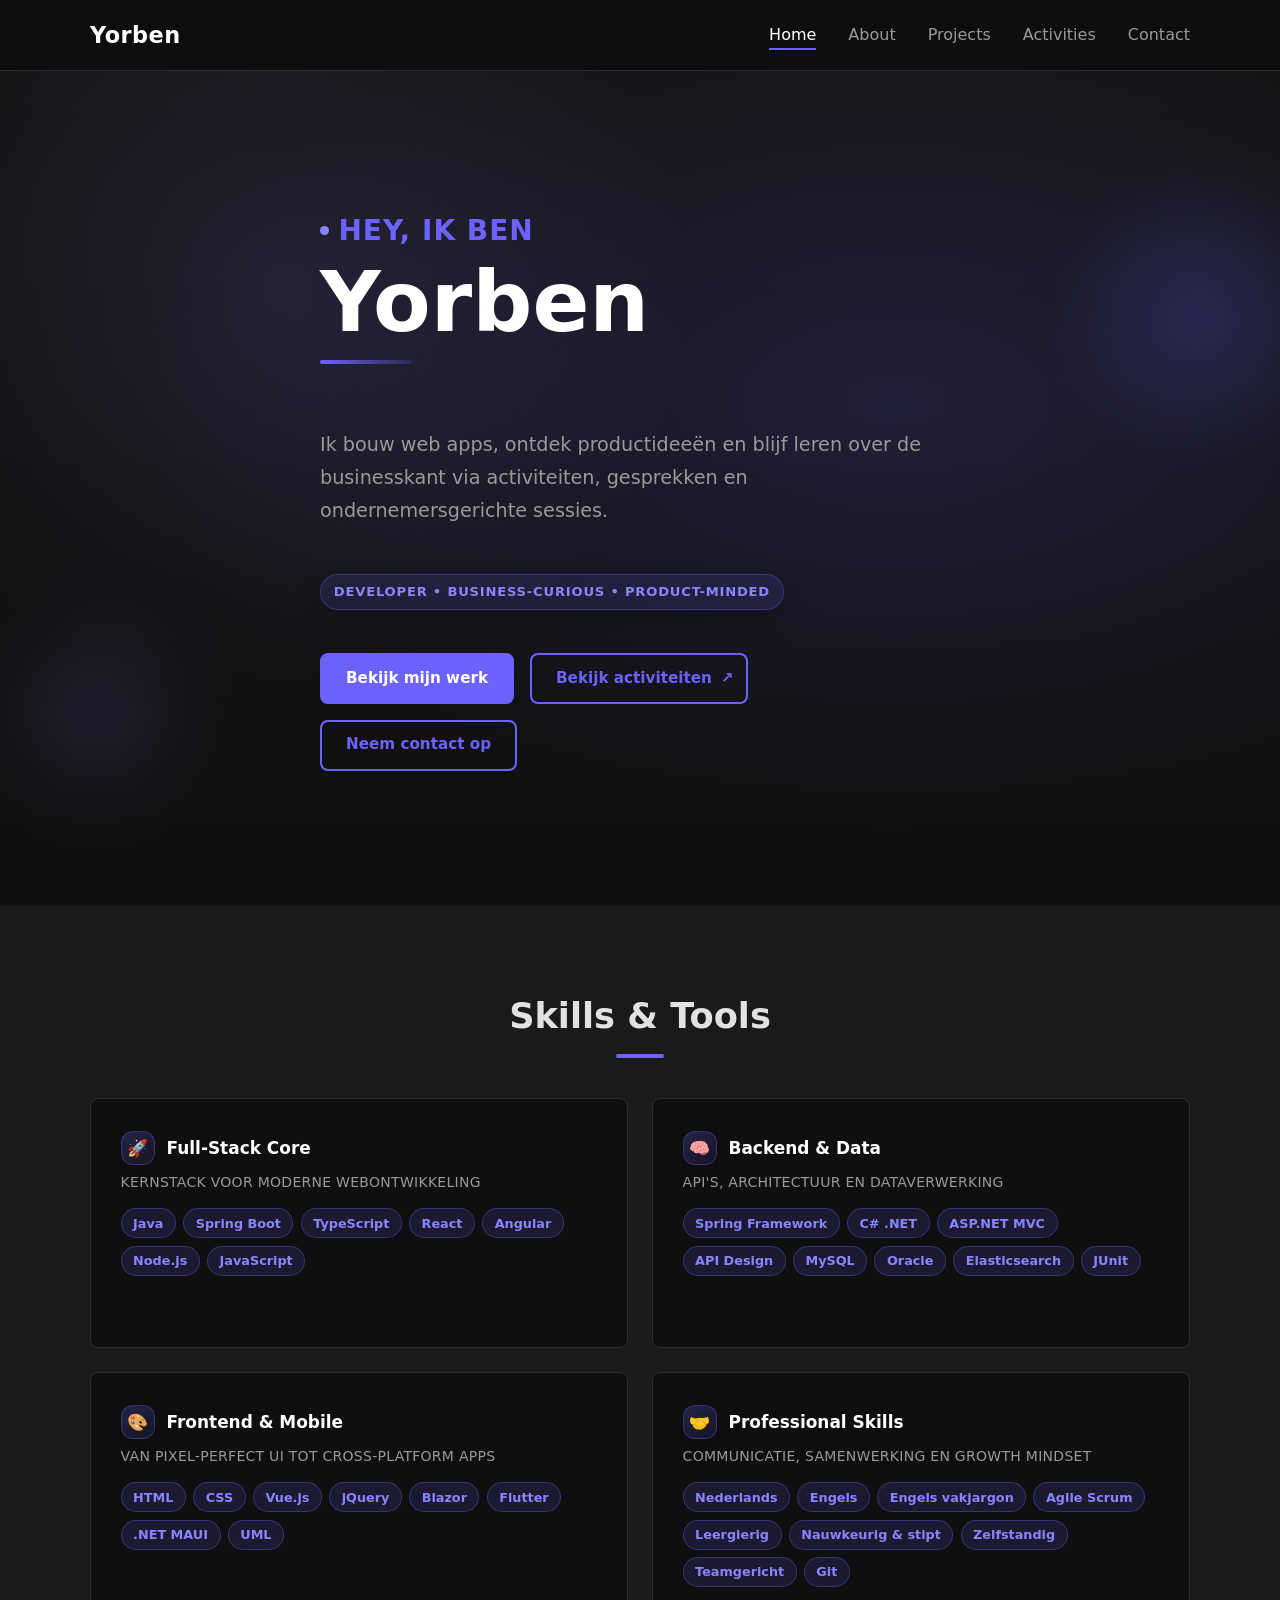
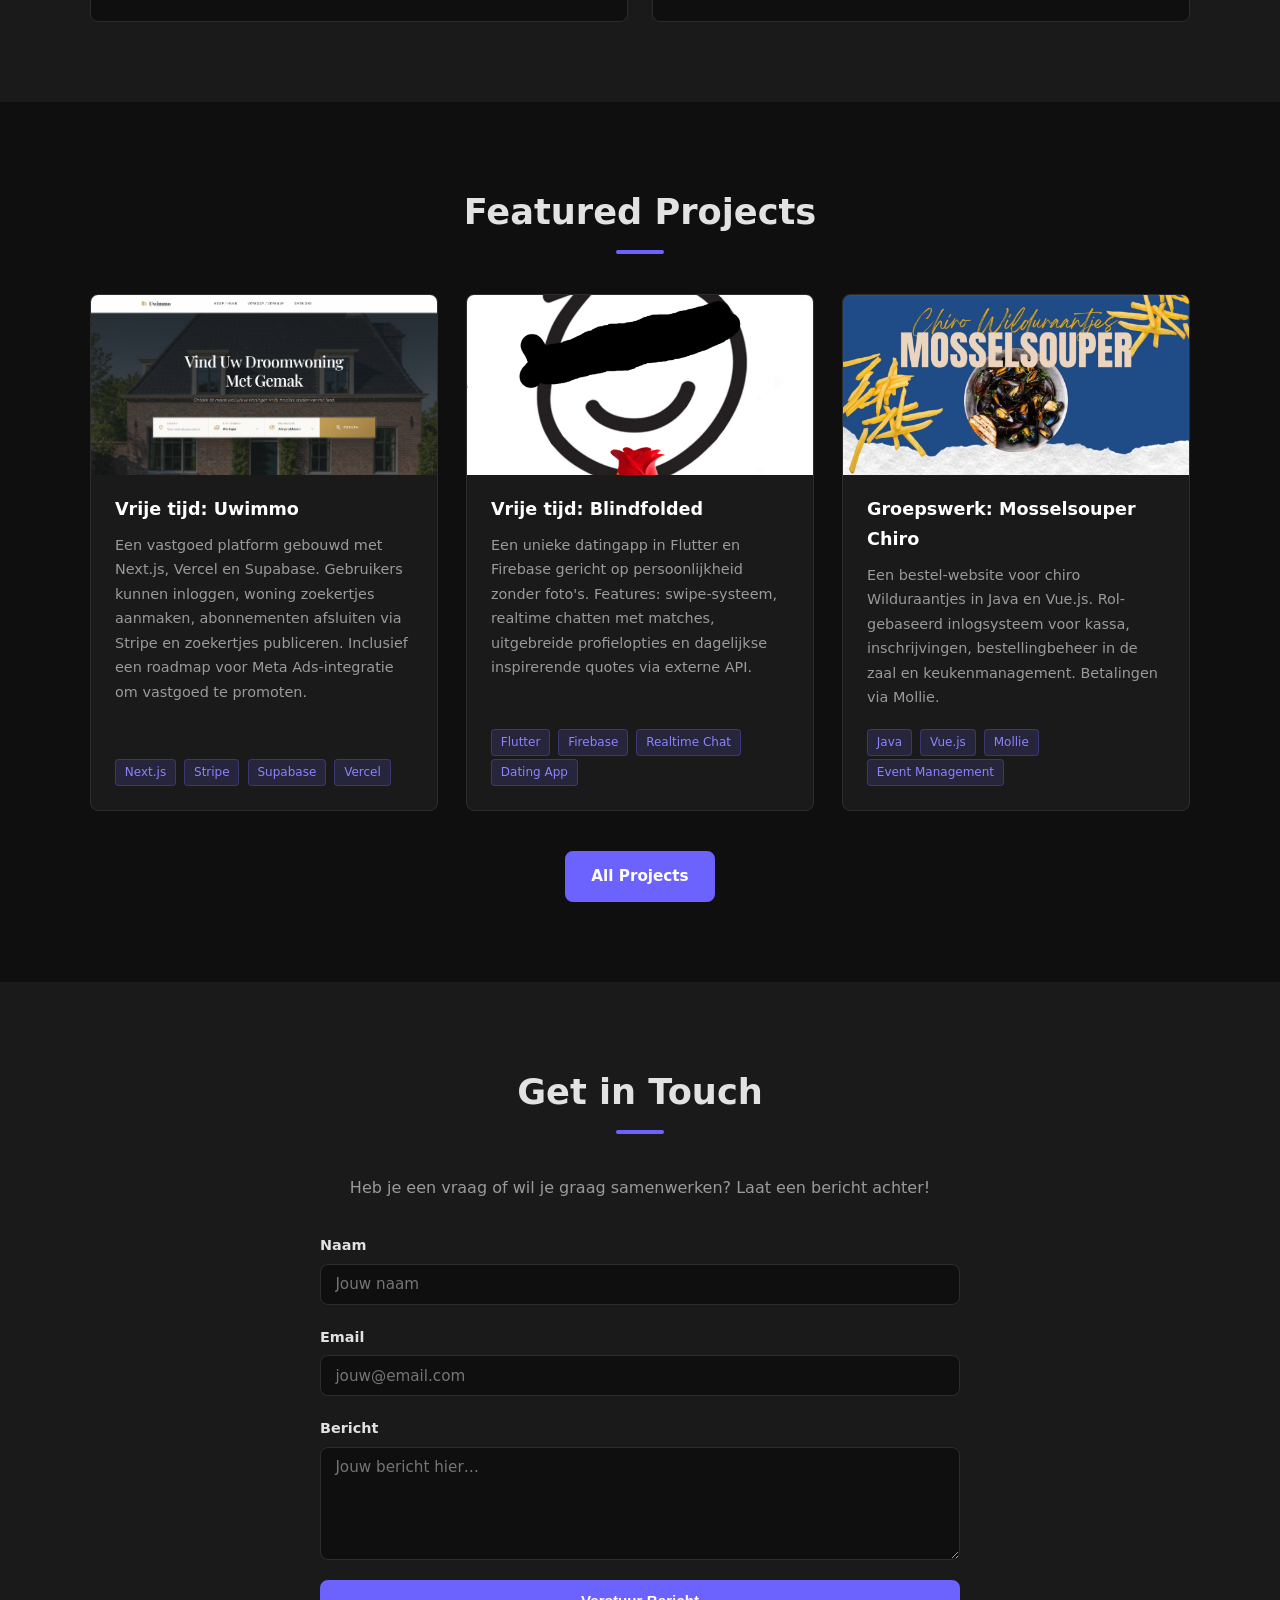
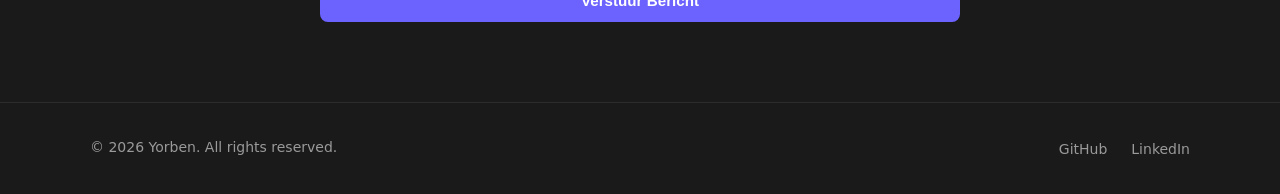
<file: index.html>
<!DOCTYPE html>
<html lang="en">
<head>
  <meta charset="UTF-8" />
  <meta name="viewport" content="width=device-width, initial-scale=1.0" />
  <title>Yorben | Portfolio</title>
  <link rel="stylesheet" href="css/style.css" />
  <link rel="icon" type="image/jpeg" href="/assets/images/istockphoto-1335407682-612x612.jpg?v=2" />
</head>
<body>

  <!-- ===== Navigation ===== -->
  <header class="site-header">
    <div id="navbar-include"></div>
  </header>

  <!-- ===== Hero Section ===== -->
  <section class="hero">
    <div class="container hero-content">
      <p class="hero-greeting">Hey, ik ben</p>
      <p class="hero-name">Yorben</p>
      <br />
      <br />
      <p class="hero-tagline">
        Ik bouw web apps, ontdek productideeën en blijf leren over de businesskant via activiteiten,
        gesprekken en ondernemersgerichte sessies.
      </p>
      <br />
      <p class="hero-eyebrow">Developer • Business-curious • Product-minded</p>
      <br />
      <br />


      <div class="hero-actions">
        <a href="pages/projects.html" class="btn btn-primary">Bekijk mijn werk</a>
        <a href="pages/activities.html" class="btn btn-outline">Bekijk activiteiten</a>
        <a href="#contact" class="btn btn-outline">Neem contact op</a>
      </div>
    </div>
  </section>

  <!-- ===== Skills Section ===== -->
  <section class="section skills-section" id="skills">
    <div class="container">
      <h2 class="section-title">Skills &amp; Tools</h2>
      <div class="skills-grid skills-grid-featured">
        <div class="skill-card skill-card-lg">
          <div class="skill-heading">
            <span class="skill-badge" aria-hidden="true">🚀</span>
            <h3>Full-Stack Core</h3>
          </div>
          <p class="skill-meta">Kernstack voor moderne webontwikkeling</p>
          <div class="skill-pills">
            <span class="skill-pill">Java</span>
            <span class="skill-pill">Spring Boot</span>
            <span class="skill-pill">TypeScript</span>
            <span class="skill-pill">React</span>
            <span class="skill-pill">Angular</span>
            <span class="skill-pill">Node.js</span>
            <span class="skill-pill">JavaScript</span>
          </div>
        </div>

        <div class="skill-card skill-card-lg">
          <div class="skill-heading">
            <span class="skill-badge" aria-hidden="true">🧠</span>
            <h3>Backend &amp; Data</h3>
          </div>
          <p class="skill-meta">API's, architectuur en dataverwerking</p>
          <div class="skill-pills">
            <span class="skill-pill">Spring Framework</span>
            <span class="skill-pill">C# .NET</span>
            <span class="skill-pill">ASP.NET MVC</span>
            <span class="skill-pill">API Design</span>
            <span class="skill-pill">MySQL</span>
            <span class="skill-pill">Oracle</span>
            <span class="skill-pill">Elasticsearch</span>
            <span class="skill-pill">JUnit</span>
          </div>
        </div>

        <div class="skill-card skill-card-lg">
          <div class="skill-heading">
            <span class="skill-badge" aria-hidden="true">🎨</span>
            <h3>Frontend &amp; Mobile</h3>
          </div>
          <p class="skill-meta">Van pixel-perfect UI tot cross-platform apps</p>
          <div class="skill-pills">
            <span class="skill-pill">HTML</span>
            <span class="skill-pill">CSS</span>
            <span class="skill-pill">Vue.js</span>
            <span class="skill-pill">jQuery</span>
            <span class="skill-pill">Blazor</span>
            <span class="skill-pill">Flutter</span>
            <span class="skill-pill">.NET MAUI</span>
            <span class="skill-pill">UML</span>
          </div>
        </div>

        <div class="skill-card skill-card-lg">
          <div class="skill-heading">
            <span class="skill-badge" aria-hidden="true">🤝</span>
            <h3>Professional Skills</h3>
          </div>
          <p class="skill-meta">Communicatie, samenwerking en growth mindset</p>
          <div class="skill-pills">
            <span class="skill-pill">Nederlands</span>
            <span class="skill-pill">Engels</span>
            <span class="skill-pill">Engels vakjargon</span>
            <span class="skill-pill">Agile Scrum</span>
            <span class="skill-pill">Leergierig</span>
            <span class="skill-pill">Nauwkeurig &amp; stipt</span>
            <span class="skill-pill">Zelfstandig</span>
            <span class="skill-pill">Teamgericht</span>
            <span class="skill-pill">Git</span>
          </div>
        </div>
      </div>
    </div>
  </section>

  <!-- ===== Featured Projects (preview) ===== -->
  <section class="section projects-preview" id="projects">
    <div class="container">
      <h2 class="section-title">Featured Projects</h2>
      <div class="projects-grid">
        <a href="pages/projects.html" class="project-card-link">
          <article class="project-card">
            <div class="project-thumb" style="background-image: url('/assets/images/uwimmo.png'); background-size: cover; background-position: center;"></div>
            <div class="project-info">
              <h3>Vrije tijd: Uwimmo</h3>
              <p>
                Een vastgoed platform gebouwd met Next.js, Vercel en Supabase. Gebruikers kunnen inloggen,
                woning zoekertjes aanmaken, abonnementen afsluiten via Stripe en zoekertjes publiceren.
                Inclusief een roadmap voor Meta Ads-integratie om vastgoed te promoten.
             </p>
              <div>
                <span class="tag">Next.js</span>
                <span class="tag">Stripe</span>
                <span class="tag">Supabase</span>
                <span class="tag">Vercel</span>
              </div>
            </div>
          </article>
        </a>

        <a href="pages/projects.html" class="project-card-link">
          <article class="project-card">
            <div class="project-thumb" style="background-image: url('/assets/images/blindfolded_logo.png'); background-size: cover; background-position: center;"></div>
            <div class="project-info">
              <h3>Vrije tijd: Blindfolded</h3>
              <p>
                Een unieke datingapp in Flutter en Firebase gericht op persoonlijkheid zonder foto's.
                Features: swipe-systeem, realtime chatten met matches, uitgebreide profielopties en
                dagelijkse inspirerende quotes via externe API.
              </p>
              <div>
                <span class="tag">Flutter</span>
                <span class="tag">Firebase</span>
                <span class="tag">Realtime Chat</span>
                <span class="tag">Dating App</span>
              </div>
            </div>
          </article>
        </a>

        <a href="pages/projects.html" class="project-card-link">
          <article class="project-card">
            <div class="project-thumb" style="background-image: url('/assets/images/mosselsouper.png'); background-size: cover; background-position: center;"></div>
            <div class="project-info">
              <h3>Groepswerk: Mosselsouper Chiro</h3>
              <p>
                Een bestel-website voor chiro Wilduraantjes in Java en Vue.js. Rol-gebaseerd inlogsysteem voor
                kassa, inschrijvingen, bestellingbeheer in de zaal en keukenmanagement. Betalingen via Mollie.
              </p>
              <div>
                <span class="tag">Java</span>
                <span class="tag">Vue.js</span>
                <span class="tag">Mollie</span>
                <span class="tag">Event Management</span>
              </div>
            </div>
          </article>
        </a>
      </div>
      <div class="center-link">
        <a href="pages/projects.html" class="btn btn-primary">All Projects</a>
      </div>
    </div>
  </section>

  <!-- ===== Contact Section ===== -->
  <section class="section contact-section" id="contact">
    <div class="container contact-wrapper">
      <h2 class="section-title">Get in Touch</h2>
      <p class="contact-intro">Heb je een vraag of wil je graag samenwerken? Laat een bericht achter!</p>
      <form class="contact-form" id="contact-form" action="https://formspree.io/f/maqawlza" method="POST" novalidate>
        <div class="form-group">
          <label for="name">Naam</label>
          <input type="text" id="name" name="name" placeholder="Jouw naam" required />
        </div>
        <div class="form-group">
          <label for="email">Email</label>
          <input type="email" id="email" name="email" placeholder="jouw@email.com" required />
        </div>
        <div class="form-group">
          <label for="message">Bericht</label>
          <textarea id="message" name="message" rows="5" placeholder="Jouw bericht hier…" required></textarea>
        </div>
        <button type="submit" class="btn btn-primary">Verstuur Bericht</button>
      </form>
    </div>
  </section>

  <!-- ===== Footer ===== -->
  <div id="footer-include"></div>

  <script src="js/main.js"></script>
</body>
</html>
</file>
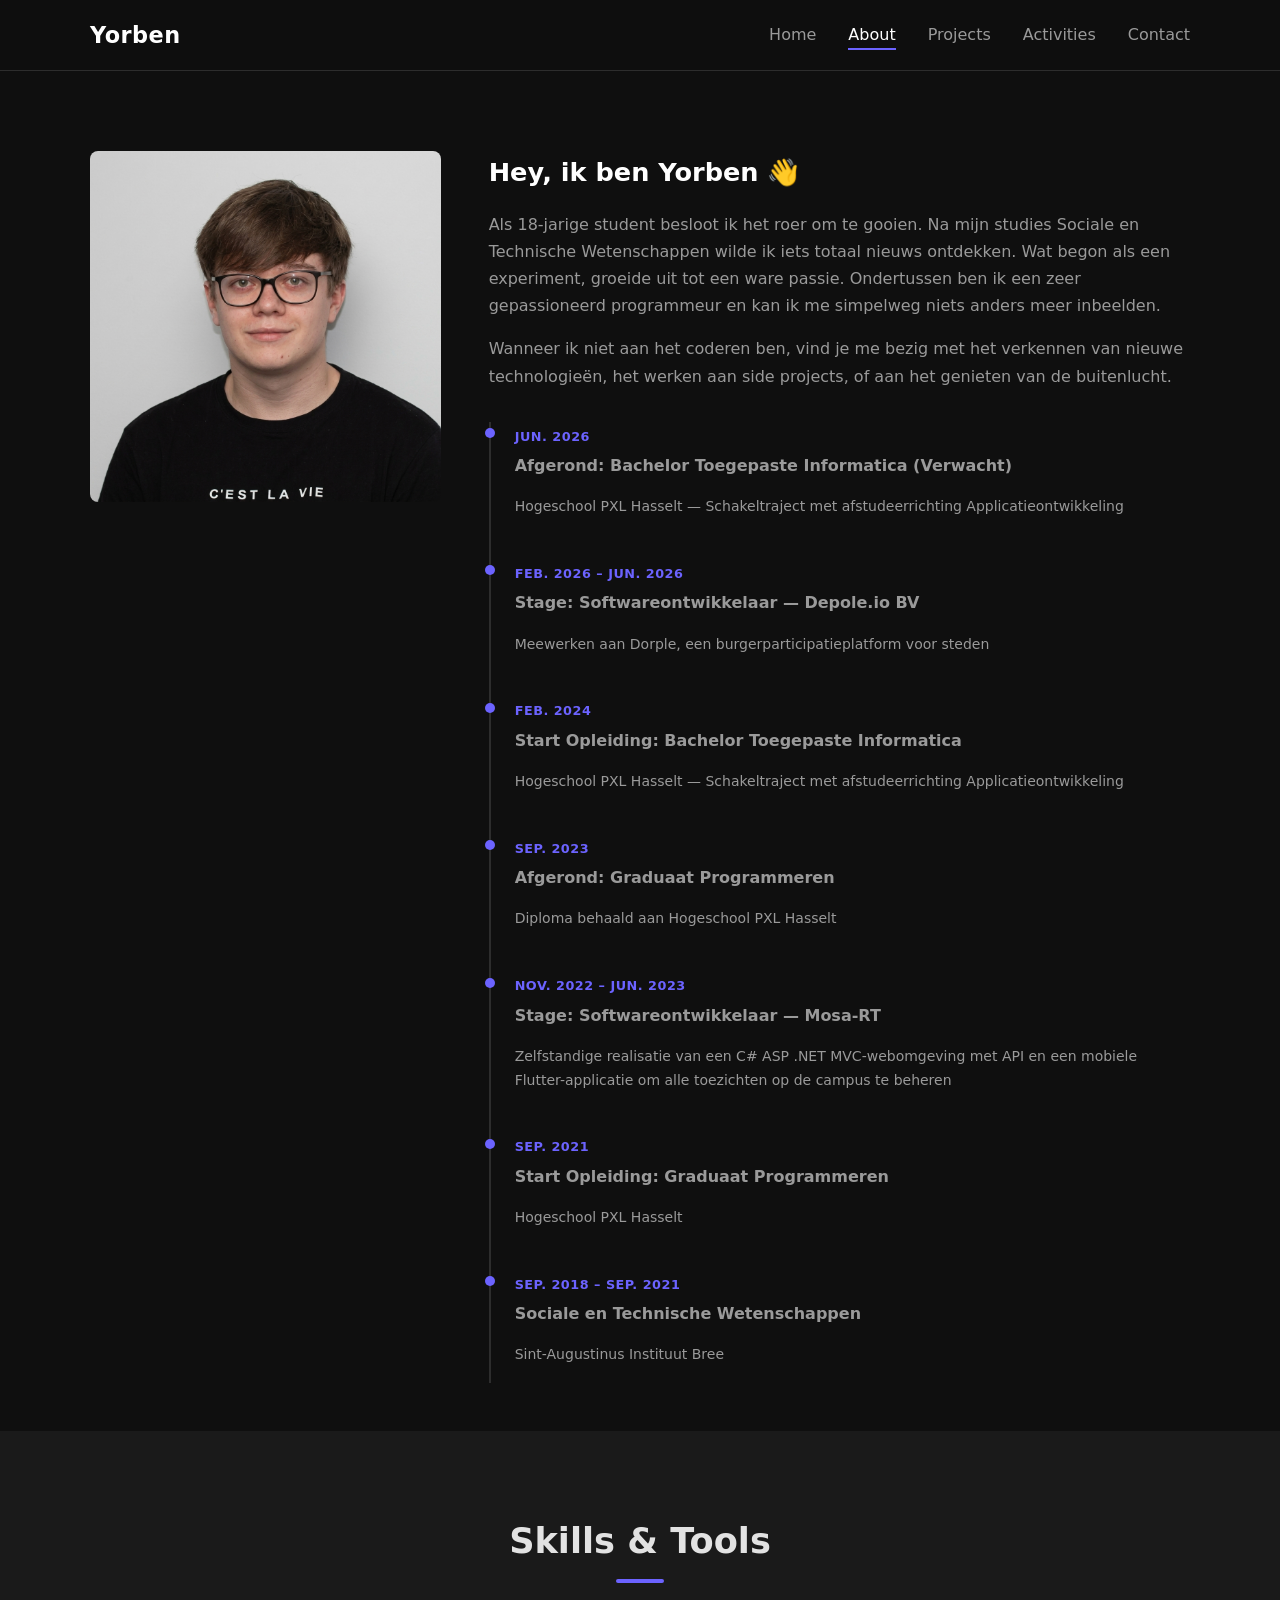
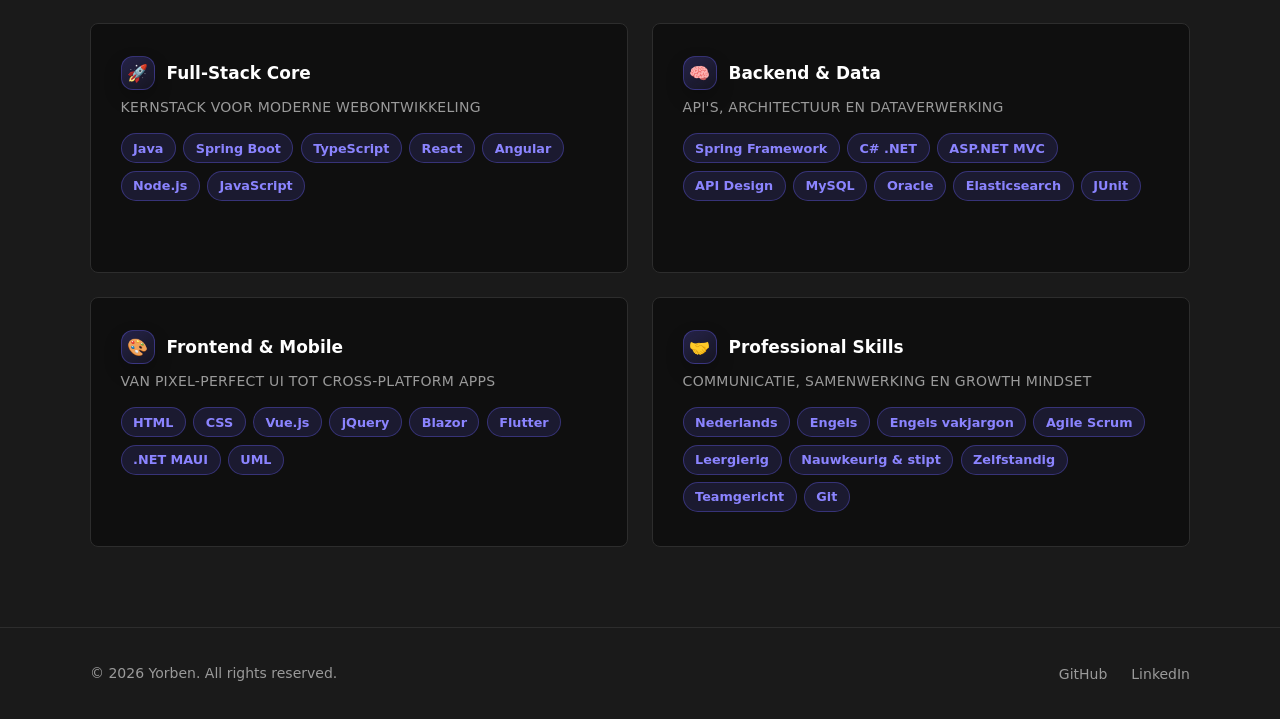
<file: pages/about.html>
<!DOCTYPE html>
<html lang="en">
<head>
  <meta charset="UTF-8" />
  <meta name="viewport" content="width=device-width, initial-scale=1.0" />
  <title>About | Yorben</title>
  <link rel="stylesheet" href="../css/style.css" />
  <link rel="icon" type="image/jpeg" href="/assets/images/istockphoto-1335407682-612x612.jpg?v=2" />
</head>
<body>

  <!-- ===== Navigation ===== -->
  <header class="site-header">
    <div id="navbar-include"></div>
  </header>

  <!-- ===== Page Hero ===== -->
  <section class="about-hero section">
    <div class="container">
      <div class="about-grid">

        <!-- Profile photo -->
        <img src="../assets/images/yorben.png" alt="Yorben" class="avatar-placeholder" />

        <div class="about-text">
          <h2>Hey, ik ben Yorben 👋</h2>
          <p>
            Als 18-jarige student besloot ik het roer om te gooien. Na mijn studies Sociale en Technische Wetenschappen wilde ik iets totaal nieuws ontdekken. Wat begon als een experiment, groeide uit tot een ware passie. Ondertussen ben ik een zeer gepassioneerd programmeur en kan ik me simpelweg niets anders meer inbeelden.
          </p>
          <p>
            Wanneer ik niet aan het coderen ben, vind je me bezig met het verkennen van nieuwe technologieën,
            het werken aan side projects, of aan het genieten van de buitenlucht.
          </p>

          <!-- Timeline / Education & Experience -->
          <div class="timeline">
            <div class="timeline-item">
              <span class="timeline-date">Jun. 2026</span>
              <p class="timeline-title">Afgerond: Bachelor Toegepaste Informatica (Verwacht)</p>
              <p class="timeline-desc">Hogeschool PXL Hasselt — Schakeltraject met afstudeerrichting Applicatieontwikkeling</p>
            </div>

            <div class="timeline-item">
              <span class="timeline-date">Feb. 2026 – Jun. 2026</span>
              <p class="timeline-title">Stage: Softwareontwikkelaar — Depole.io BV</p>
              <p class="timeline-desc">Meewerken aan Dorple, een burgerparticipatieplatform voor steden</p>
            </div>

            <div class="timeline-item">
              <span class="timeline-date">Feb. 2024</span>
              <p class="timeline-title">Start Opleiding: Bachelor Toegepaste Informatica</p>
              <p class="timeline-desc">Hogeschool PXL Hasselt — Schakeltraject met afstudeerrichting Applicatieontwikkeling</p>
            </div>

            <div class="timeline-item">
              <span class="timeline-date">Sep. 2023</span>
              <p class="timeline-title">Afgerond: Graduaat Programmeren</p>
              <p class="timeline-desc">Diploma behaald aan Hogeschool PXL Hasselt</p>
            </div>

            <div class="timeline-item">
              <span class="timeline-date">Nov. 2022 – Jun. 2023</span>
              <p class="timeline-title">Stage: Softwareontwikkelaar — Mosa-RT</p>
              <p class="timeline-desc">Zelfstandige realisatie van een C# ASP .NET MVC-webomgeving met API en een mobiele Flutter-applicatie om alle toezichten op de campus te beheren</p>
            </div>

            <div class="timeline-item">
              <span class="timeline-date">Sep. 2021</span>
              <p class="timeline-title">Start Opleiding: Graduaat Programmeren</p>
              <p class="timeline-desc">Hogeschool PXL Hasselt</p>
            </div>

            <div class="timeline-item">
              <span class="timeline-date">Sep. 2018 – Sep. 2021</span>
              <p class="timeline-title">Sociale en Technische Wetenschappen</p>
              <p class="timeline-desc">Sint-Augustinus Instituut Bree</p>
            </div>
          </div>
        </div>

      </div>
    </div>
  </section>

  <!-- ===== Skills Summary ===== -->
  <section class="section skills-section">
    <div class="container">
      <h2 class="section-title">Skills &amp; Tools</h2>
          <div class="skills-grid skills-grid-featured">
            <div class="skill-card skill-card-lg">
              <div class="skill-heading">
                <span class="skill-badge" aria-hidden="true">🚀</span>
                <h3>Full-Stack Core</h3>
              </div>
              <p class="skill-meta">Kernstack voor moderne webontwikkeling</p>
              <div class="skill-pills">
                <span class="skill-pill">Java</span>
                <span class="skill-pill">Spring Boot</span>
                <span class="skill-pill">TypeScript</span>
                <span class="skill-pill">React</span>
                <span class="skill-pill">Angular</span>
                <span class="skill-pill">Node.js</span>
                <span class="skill-pill">JavaScript</span>
              </div>
            </div>

            <div class="skill-card skill-card-lg">
              <div class="skill-heading">
                <span class="skill-badge" aria-hidden="true">🧠</span>
                <h3>Backend &amp; Data</h3>
              </div>
              <p class="skill-meta">API's, architectuur en dataverwerking</p>
              <div class="skill-pills">
                <span class="skill-pill">Spring Framework</span>
                <span class="skill-pill">C# .NET</span>
                <span class="skill-pill">ASP.NET MVC</span>
                <span class="skill-pill">API Design</span>
                <span class="skill-pill">MySQL</span>
                <span class="skill-pill">Oracle</span>
                <span class="skill-pill">Elasticsearch</span>
                <span class="skill-pill">JUnit</span>
              </div>
            </div>

            <div class="skill-card skill-card-lg">
              <div class="skill-heading">
                <span class="skill-badge" aria-hidden="true">🎨</span>
                <h3>Frontend &amp; Mobile</h3>
              </div>
              <p class="skill-meta">Van pixel-perfect UI tot cross-platform apps</p>
              <div class="skill-pills">
                <span class="skill-pill">HTML</span>
                <span class="skill-pill">CSS</span>
                <span class="skill-pill">Vue.js</span>
                <span class="skill-pill">jQuery</span>
                <span class="skill-pill">Blazor</span>
                <span class="skill-pill">Flutter</span>
                <span class="skill-pill">.NET MAUI</span>
                <span class="skill-pill">UML</span>
              </div>
            </div>

            <div class="skill-card skill-card-lg">
              <div class="skill-heading">
                <span class="skill-badge" aria-hidden="true">🤝</span>
                <h3>Professional Skills</h3>
              </div>
              <p class="skill-meta">Communicatie, samenwerking en growth mindset</p>
              <div class="skill-pills">
                <span class="skill-pill">Nederlands</span>
                <span class="skill-pill">Engels</span>
                <span class="skill-pill">Engels vakjargon</span>
                <span class="skill-pill">Agile Scrum</span>
                <span class="skill-pill">Leergierig</span>
                <span class="skill-pill">Nauwkeurig &amp; stipt</span>
                <span class="skill-pill">Zelfstandig</span>
                <span class="skill-pill">Teamgericht</span>
                <span class="skill-pill">Git</span>
              </div>
            </div>
          </div>
    </div>
  </section>

  <!-- ===== Footer ===== -->
  <div id="footer-include"></div>

  <script src="../js/main.js"></script>
</body>
</html>
</file>
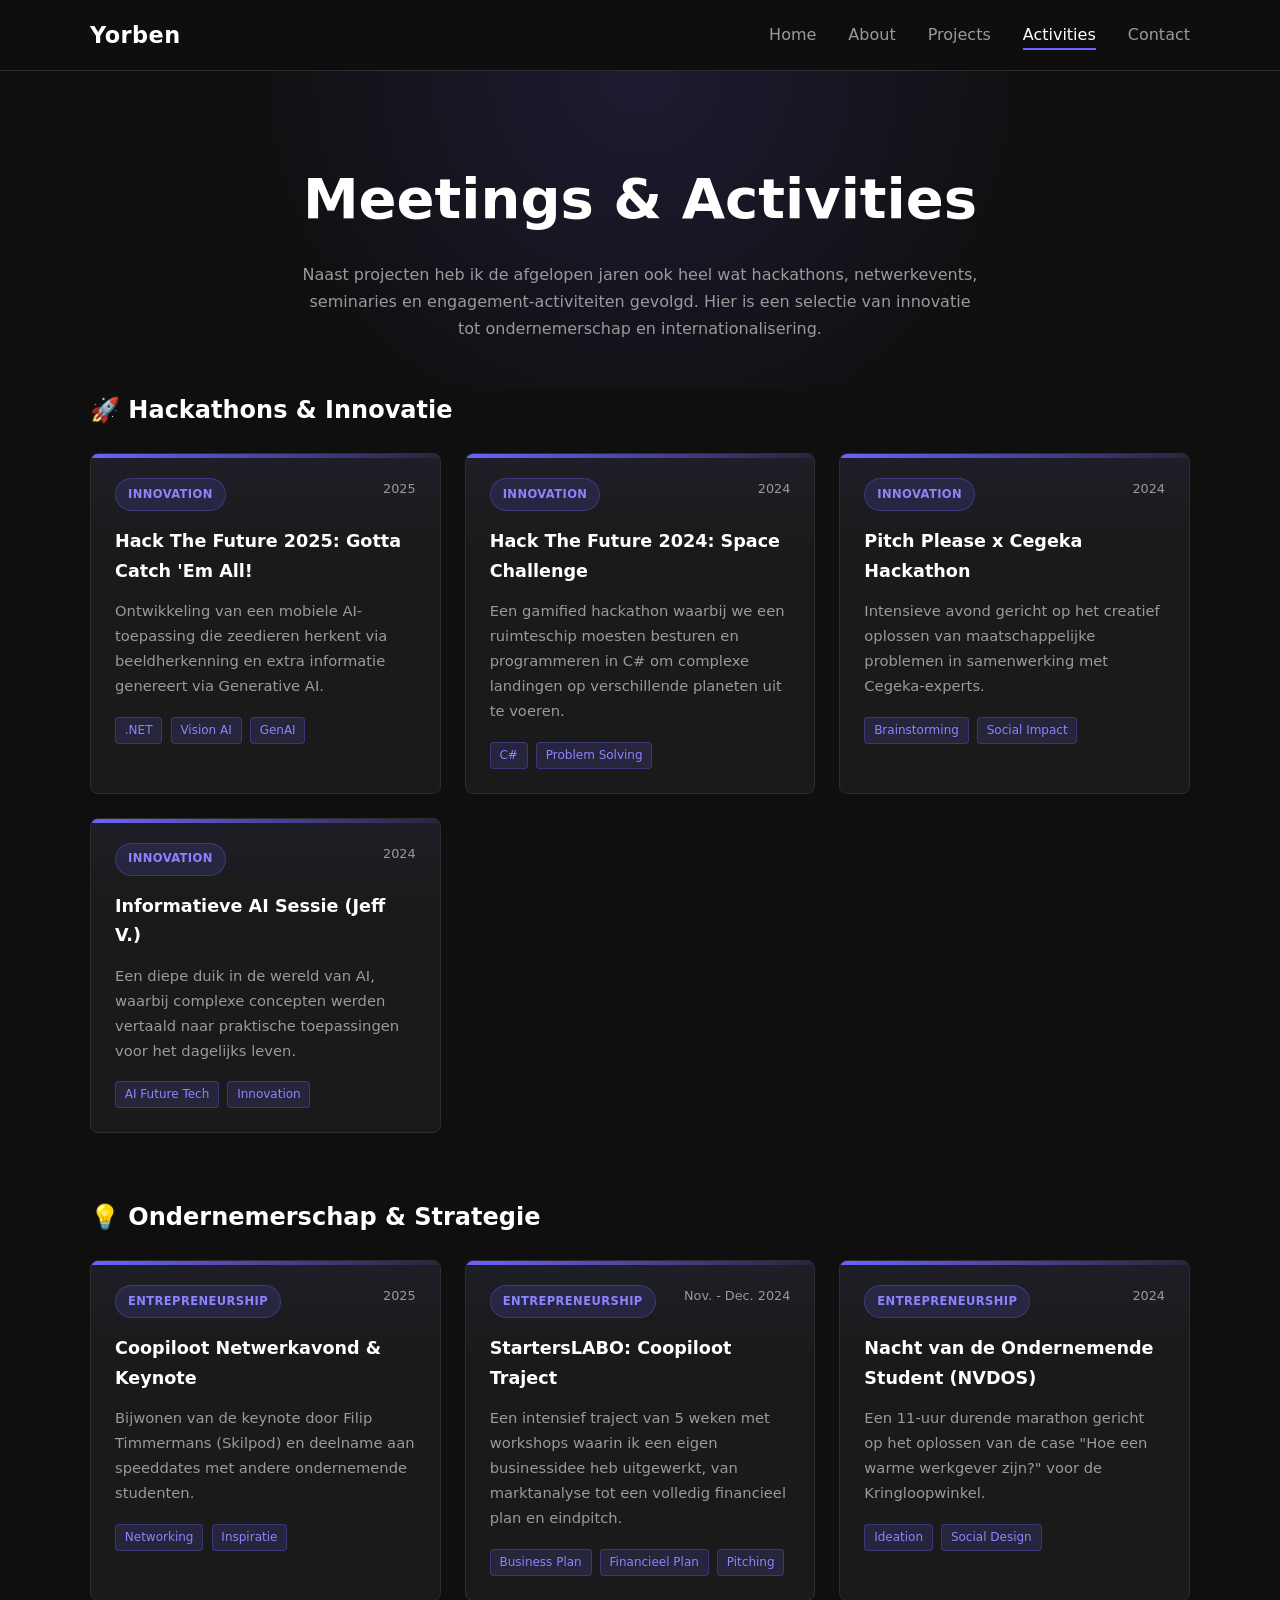
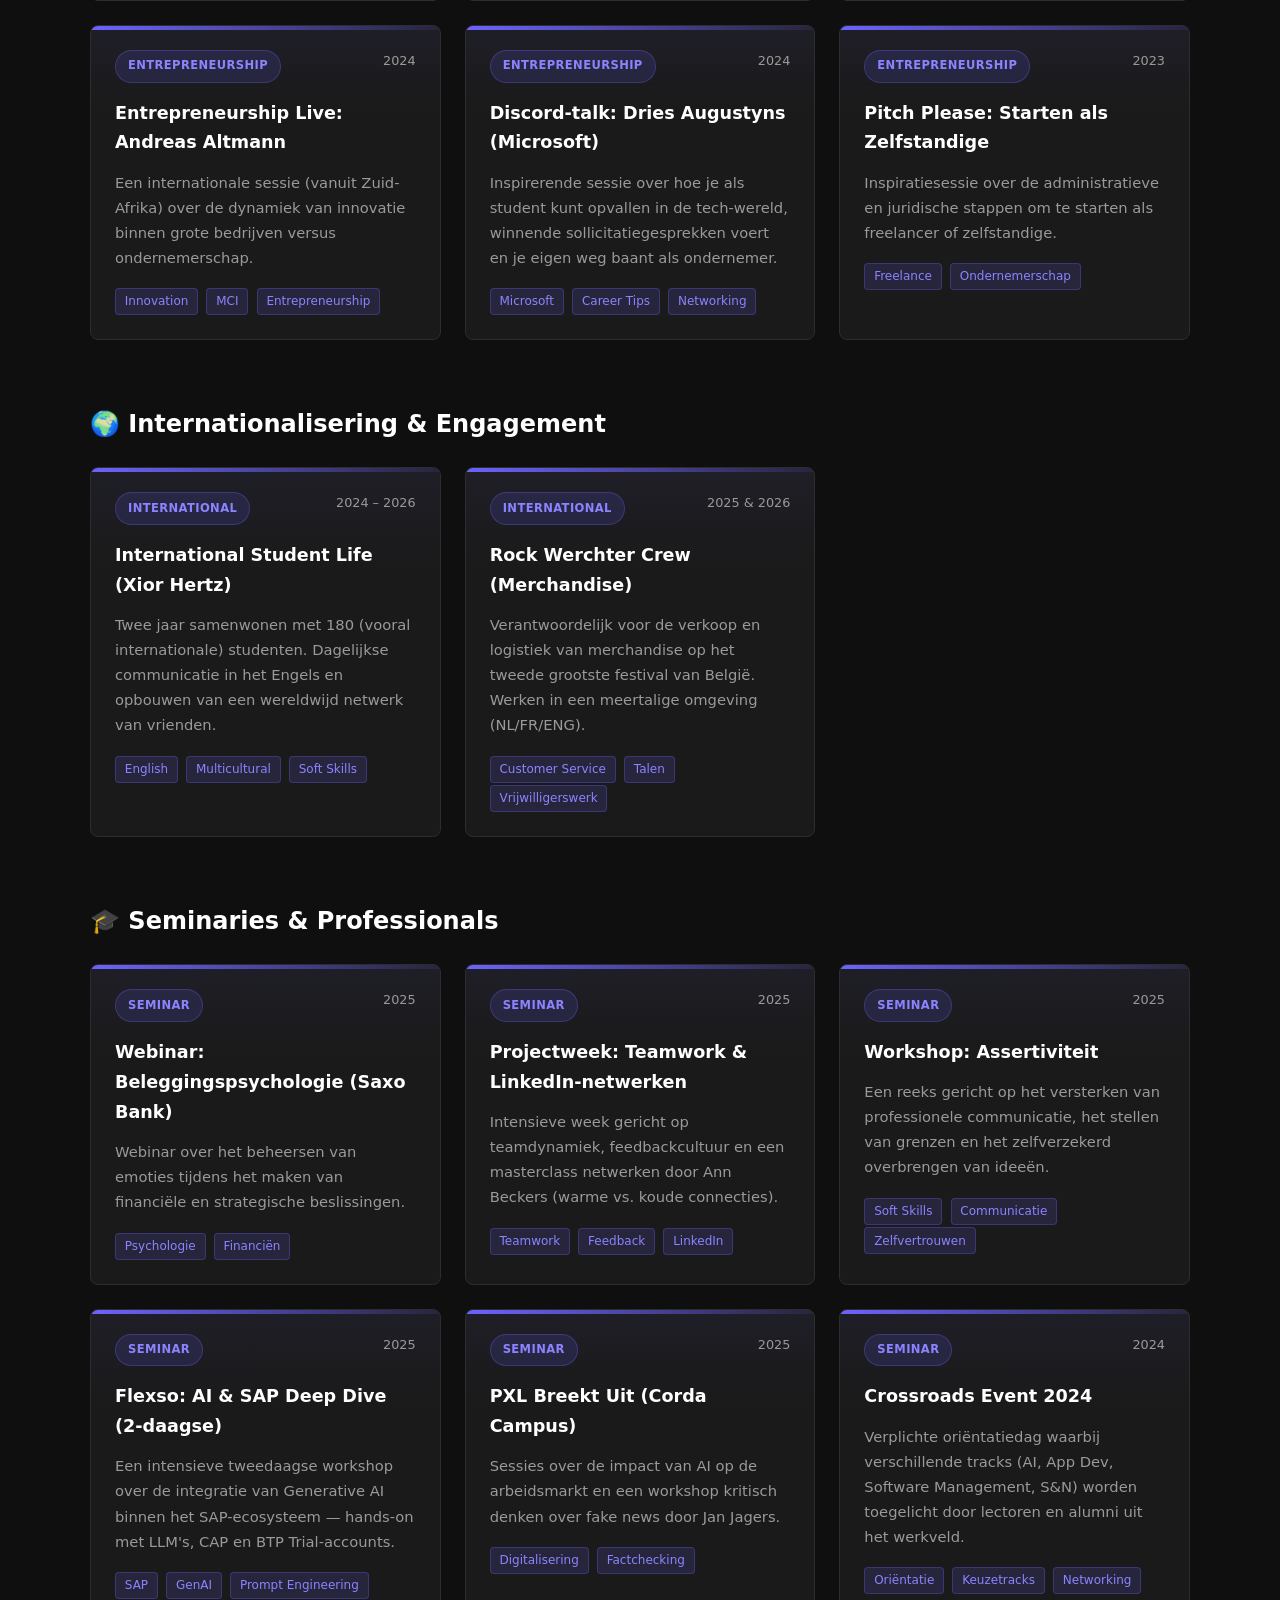
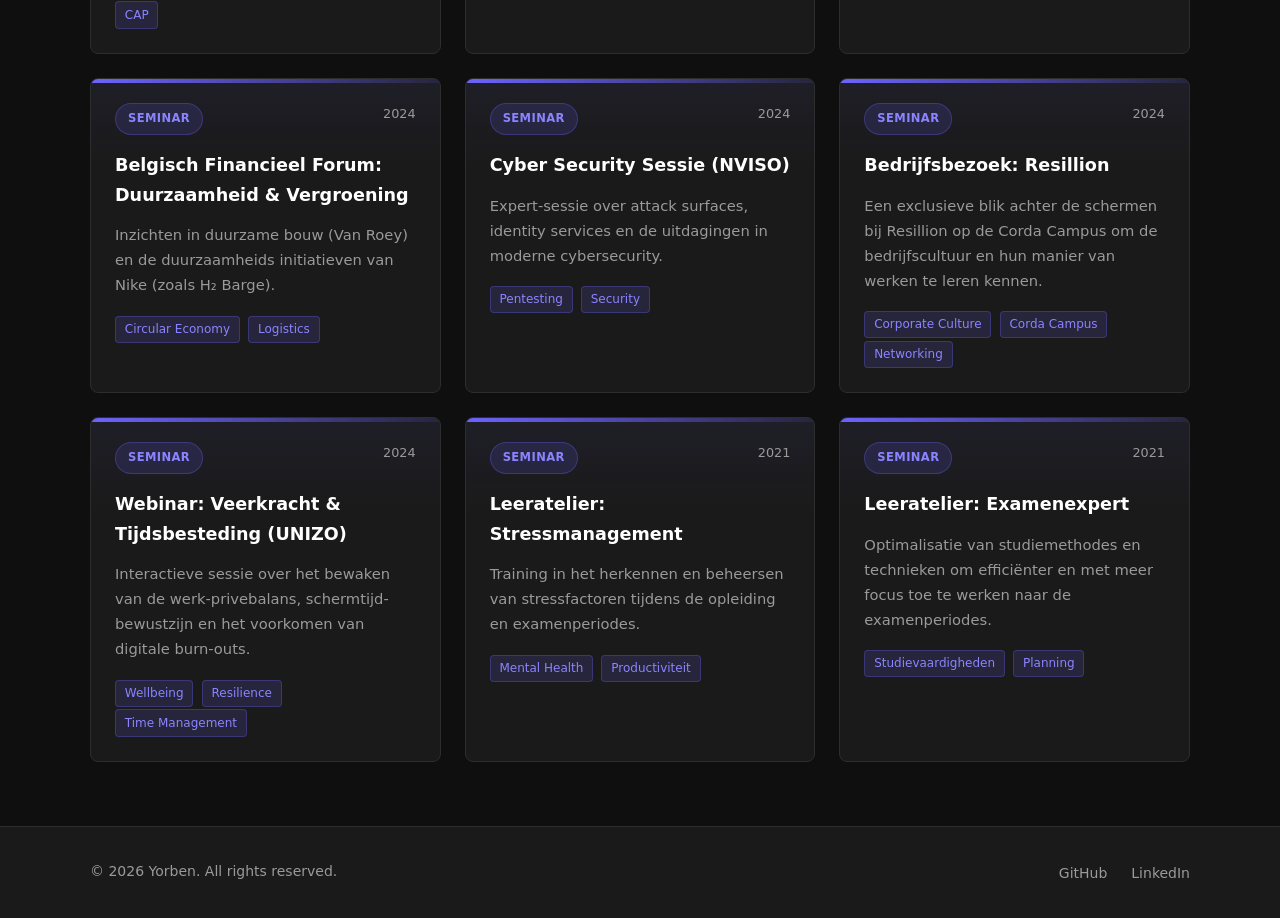
<file: pages/activities.html>
<!DOCTYPE html>
<html lang="en">
<head>
  <meta charset="UTF-8" />
  <meta name="viewport" content="width=device-width, initial-scale=1.0" />
  <title>Activities | Yorben</title>
  <link rel="stylesheet" href="../css/style.css" />
  <link rel="icon" type="image/jpeg" href="/assets/images/istockphoto-1335407682-612x612.jpg?v=2" />
</head>
<body>

  <!-- ===== Navigation ===== -->
  <header class="site-header">
    <div id="navbar-include"></div>
  </header>

  <!-- ===== Page Hero ===== -->
  <section class="activities-page-hero section">
    <div class="container">
      <h1>Meetings &amp; Activities</h1>
      <p>
        Naast projecten heb ik de afgelopen jaren ook heel wat hackathons, netwerkevents,
        seminaries en engagement-activiteiten gevolgd. Hier is een selectie van innovatie tot ondernemerschap en internationalisering.</p>
    </div>
  </section>

  <main class="activities-page">
    <section class="activities-section">
      <div class="container">
        <div class="activity-section-heading">
          <h2>🚀 Hackathons &amp; Innovatie</h2>
        </div>
        <div class="activity-grid">
          <article class="activity-card">
            <div class="activity-card-header">
              <span class="activity-category">Innovation</span>
              <span class="activity-date">2025</span>
            </div>
            <h3>Hack The Future 2025: Gotta Catch 'Em All!</h3>
            <p>
              Ontwikkeling van een mobiele AI-toepassing die zeedieren herkent via beeldherkenning
              en extra informatie genereert via Generative AI.
            </p>
            <div>
              <span class="tag">.NET</span>
              <span class="tag">Vision AI</span>
              <span class="tag">GenAI</span>
            </div>
          </article>

          <article class="activity-card">
            <div class="activity-card-header">
              <span class="activity-category">Innovation</span>
              <span class="activity-date">2024</span>
            </div>
            <h3>Hack The Future 2024: Space Challenge</h3>
            <p>
              Een gamified hackathon waarbij we een ruimteschip moesten besturen en programmeren in C#
              om complexe landingen op verschillende planeten uit te voeren.
            </p>
            <div>
              <span class="tag">C#</span>
              <span class="tag">Problem Solving</span>
            </div>
          </article>

          <article class="activity-card">
            <div class="activity-card-header">
              <span class="activity-category">Innovation</span>
              <span class="activity-date">2024</span>
            </div>
            <h3>Pitch Please x Cegeka Hackathon</h3>
            <p>
              Intensieve avond gericht op het creatief oplossen van maatschappelijke problemen in
              samenwerking met Cegeka-experts.
            </p>
            <div>
              <span class="tag">Brainstorming</span>
              <span class="tag">Social Impact</span>
            </div>
          </article>

          <article class="activity-card">
            <div class="activity-card-header">
              <span class="activity-category">Innovation</span>
              <span class="activity-date">2024</span>
            </div>
            <h3>Informatieve AI Sessie (Jeff V.)</h3>
            <p>
              Een diepe duik in de wereld van AI, waarbij complexe concepten werden vertaald naar
              praktische toepassingen voor het dagelijks leven.
            </p>
            <div>
              <span class="tag">AI Future Tech</span>
              <span class="tag">Innovation</span>
            </div>
          </article>
        </div>
      </div>
    </section>

    <section class="activities-section">
      <div class="container">
        <div class="activity-section-heading">
          <h2>💡 Ondernemerschap &amp; Strategie</h2>
        </div>
        <div class="activity-grid">

        <article class="activity-card">
            <div class="activity-card-header">
              <span class="activity-category">Entrepreneurship</span>
              <span class="activity-date">2025</span>
            </div>
            <h3>Coopiloot Netwerkavond &amp; Keynote</h3>
            <p>
              Bijwonen van de keynote door Filip Timmermans (Skilpod) en deelname aan speeddates
              met andere ondernemende studenten.
            </p>
            <div>
              <span class="tag">Networking</span>
              <span class="tag">Inspiratie</span>
            </div>
          </article>


            <article class="activity-card">
            <div class="activity-card-header">
              <span class="activity-category">Entrepreneurship</span>
              <span class="activity-date">Nov. - Dec. 2024</span>
            </div>
            <h3>StartersLABO: Coopiloot Traject</h3>
            <p>
              Een intensief traject van 5 weken met workshops waarin ik een eigen businessidee heb uitgewerkt,
              van marktanalyse tot een volledig financieel plan en eindpitch.
            </p>
            <div>
              <span class="tag">Business Plan</span>
              <span class="tag">Financieel Plan</span>
              <span class="tag">Pitching</span>
            </div>
          </article>

          <article class="activity-card">
            <div class="activity-card-header">
              <span class="activity-category">Entrepreneurship</span>
              <span class="activity-date">2024</span>
            </div>
            <h3>Nacht van de Ondernemende Student (NVDOS)</h3>
            <p>
              Een 11-uur durende marathon gericht op het oplossen van de case
              "Hoe een warme werkgever zijn?" voor de Kringloopwinkel.
            </p>
            <div>
              <span class="tag">Ideation</span>
              <span class="tag">Social Design</span>
            </div>
          </article>


          <article class="activity-card">
            <div class="activity-card-header">
              <span class="activity-category">Entrepreneurship</span>
              <span class="activity-date">2024</span>
            </div>
            <h3>Entrepreneurship Live: Andreas Altmann</h3>
            <p>
              Een internationale sessie (vanuit Zuid-Afrika) over de dynamiek van innovatie binnen
              grote bedrijven versus ondernemerschap.
            </p>
            <div>
              <span class="tag">Innovation</span>
              <span class="tag">MCI</span>
              <span class="tag">Entrepreneurship</span>
            </div>
          </article>

          <article class="activity-card">
            <div class="activity-card-header">
              <span class="activity-category">Entrepreneurship</span>
              <span class="activity-date">2024</span>
            </div>
            <h3>Discord-talk: Dries Augustyns (Microsoft)</h3>
            <p>
              Inspirerende sessie over hoe je als student kunt opvallen in de tech-wereld,
              winnende sollicitatiegesprekken voert en je eigen weg baant als ondernemer.
            </p>
            <div>
              <span class="tag">Microsoft</span>
              <span class="tag">Career Tips</span>
              <span class="tag">Networking</span>
            </div>
          </article>

        <article class="activity-card">
            <div class="activity-card-header">
              <span class="activity-category">Entrepreneurship</span>
              <span class="activity-date">2023</span>
            </div>
            <h3>Pitch Please: Starten als Zelfstandige</h3>
            <p>
              Inspiratiesessie over de administratieve en juridische stappen om te starten als freelancer
              of zelfstandige.
            </p>
            <div>
              <span class="tag">Freelance</span>
              <span class="tag">Ondernemerschap</span>
            </div>
          </article>
        </div>
      </div>
    </section>

    <section class="activities-section">
      <div class="container">
        <div class="activity-section-heading">
          <h2>🌍 Internationalisering &amp; Engagement</h2>
        </div>
        <div class="activity-grid activity-grid-three">
          <article class="activity-card">
            <div class="activity-card-header">
              <span class="activity-category">International</span>
              <span class="activity-date">2024 – 2026</span>
            </div>
            <h3>International Student Life (Xior Hertz)</h3>
            <p>
              Twee jaar samenwonen met 180 (vooral internationale) studenten. Dagelijkse communicatie in
              het Engels en opbouwen van een wereldwijd netwerk van vrienden.
            </p>
            <div>
              <span class="tag">English</span>
              <span class="tag">Multicultural</span>
              <span class="tag">Soft Skills</span>
            </div>
          </article>

          <article class="activity-card">
            <div class="activity-card-header">
              <span class="activity-category">International</span>
              <span class="activity-date">2025 &amp; 2026</span>
            </div>
            <h3>Rock Werchter Crew (Merchandise)</h3>
            <p>
              Verantwoordelijk voor de verkoop en logistiek van merchandise op het tweede grootste festival van België.
              Werken in een meertalige omgeving (NL/FR/ENG).
            </p>
            <div>
              <span class="tag">Customer Service</span>
              <span class="tag">Talen</span>
              <span class="tag">Vrijwilligerswerk</span>
            </div>
          </article>
        </div>
      </div>
    </section>

    <section class="activities-section">
      <div class="container">
        <div class="activity-section-heading">
          <h2>🎓 Seminaries &amp; Professionals</h2>
        </div>
        <div class="activity-grid">
          <article class="activity-card">
            <div class="activity-card-header">
              <span class="activity-category">Seminar</span>
              <span class="activity-date">2025</span>
            </div>
            <h3>Webinar: Beleggingspsychologie (Saxo Bank)</h3>
            <p>
              Webinar over het beheersen van emoties tijdens het maken van financiële en strategische
              beslissingen.
            </p>
            <div>
              <span class="tag">Psychologie</span>
              <span class="tag">Financiën</span>
            </div>
          </article>

          <article class="activity-card">
            <div class="activity-card-header">
              <span class="activity-category">Seminar</span>
              <span class="activity-date">2025</span>
            </div>
            <h3>Projectweek: Teamwork &amp; LinkedIn-netwerken</h3>
            <p>
              Intensieve week gericht op teamdynamiek, feedbackcultuur en een masterclass netwerken
              door Ann Beckers (warme vs. koude connecties).
            </p>
            <div>
              <span class="tag">Teamwork</span>
              <span class="tag">Feedback</span>
              <span class="tag">LinkedIn</span>
            </div>
          </article>

                    <article class="activity-card">
            <div class="activity-card-header">
              <span class="activity-category">Seminar</span>
              <span class="activity-date">2025</span>
            </div>
            <h3>Workshop: Assertiviteit</h3>
            <p>
              Een reeks gericht op het versterken van professionele communicatie, het stellen van
              grenzen en het zelfverzekerd overbrengen van ideeën.
            </p>
            <div>
              <span class="tag">Soft Skills</span>
              <span class="tag">Communicatie</span>
              <span class="tag">Zelfvertrouwen</span>
            </div>
          </article>

          <article class="activity-card">
            <div class="activity-card-header">
              <span class="activity-category">Seminar</span>
              <span class="activity-date">2025</span>
            </div>
            <h3>Flexso: AI &amp; SAP Deep Dive (2-daagse)</h3>
            <p>
              Een intensieve tweedaagse workshop over de integratie van Generative AI binnen het
              SAP-ecosysteem — hands-on met LLM's, CAP en BTP Trial-accounts.
            </p>
            <div>
              <span class="tag">SAP</span>
              <span class="tag">GenAI</span>
              <span class="tag">Prompt Engineering</span>
              <span class="tag">CAP</span>
            </div>
          </article>

          <article class="activity-card">
            <div class="activity-card-header">
              <span class="activity-category">Seminar</span>
              <span class="activity-date">2025</span>
            </div>
            <h3>PXL Breekt Uit (Corda Campus)</h3>
            <p>
              Sessies over de impact van AI op de arbeidsmarkt en een workshop kritisch denken over
              fake news door Jan Jagers.
            </p>
            <div>
              <span class="tag">Digitalisering</span>
              <span class="tag">Factchecking</span>
            </div>
          </article>

          <article class="activity-card">
            <div class="activity-card-header">
              <span class="activity-category">Seminar</span>
              <span class="activity-date">2024</span>
            </div>
            <h3>Crossroads Event 2024</h3>
            <p>
              Verplichte oriëntatiedag waarbij verschillende tracks (AI, App Dev, Software Management,
              S&N) worden toegelicht door lectoren en alumni uit het werkveld.
            </p>
            <div>
              <span class="tag">Oriëntatie</span>
              <span class="tag">Keuzetracks</span>
              <span class="tag">Networking</span>
            </div>
          </article>

          <article class="activity-card">
            <div class="activity-card-header">
              <span class="activity-category">Seminar</span>
              <span class="activity-date">2024</span>
            </div>
            <h3>Belgisch Financieel Forum: Duurzaamheid &amp; Vergroening</h3>
            <p>
              Inzichten in duurzame bouw (Van Roey) en de duurzaamheids initiatieven van Nike (zoals H₂ Barge).
            </p>
            <div>
              <span class="tag">Circular Economy</span>
              <span class="tag">Logistics</span>
            </div>
          </article>

          <article class="activity-card">
            <div class="activity-card-header">
              <span class="activity-category">Seminar</span>
              <span class="activity-date">2024</span>
            </div>
            <h3>Cyber Security Sessie (NVISO)</h3>
            <p>
              Expert-sessie over attack surfaces, identity services en de uitdagingen in moderne
              cybersecurity.
            </p>
            <div>
              <span class="tag">Pentesting</span>
              <span class="tag">Security</span>
            </div>
          </article>

          <article class="activity-card">
            <div class="activity-card-header">
              <span class="activity-category">Seminar</span>
              <span class="activity-date">2024</span>
            </div>
            <h3>Bedrijfsbezoek: Resillion</h3>
            <p>
              Een exclusieve blik achter de schermen bij Resillion op de Corda Campus om de
              bedrijfscultuur en hun manier van werken te leren kennen.
            </p>
            <div>
              <span class="tag">Corporate Culture</span>
              <span class="tag">Corda Campus</span>
              <span class="tag">Networking</span>
            </div>
          </article>

          <article class="activity-card">
            <div class="activity-card-header">
              <span class="activity-category">Seminar</span>
              <span class="activity-date">2024</span>
            </div>
            <h3>Webinar: Veerkracht &amp; Tijdsbesteding (UNIZO)</h3>
            <p>
              Interactieve sessie over het bewaken van de werk-privebalans, schermtijd-bewustzijn
              en het voorkomen van digitale burn-outs.
            </p>
            <div>
              <span class="tag">Wellbeing</span>
              <span class="tag">Resilience</span>
              <span class="tag">Time Management</span>
            </div>
          </article>

          <article class="activity-card">
            <div class="activity-card-header">
              <span class="activity-category">Seminar</span>
              <span class="activity-date">2021</span>
            </div>
            <h3>Leeratelier: Stressmanagement</h3>
            <p>
              Training in het herkennen en beheersen van stressfactoren tijdens de opleiding en
              examenperiodes.
            </p>
            <div>
              <span class="tag">Mental Health</span>
              <span class="tag">Productiviteit</span>
            </div>
          </article>

          <article class="activity-card">
            <div class="activity-card-header">
              <span class="activity-category">Seminar</span>
              <span class="activity-date">2021</span>
            </div>
            <h3>Leeratelier: Examenexpert</h3>
            <p>
              Optimalisatie van studiemethodes en technieken om efficiënter en met meer focus
              toe te werken naar de examenperiodes.
            </p>
            <div>
              <span class="tag">Studievaardigheden</span>
              <span class="tag">Planning</span>
            </div>
          </article>
        </div>
      </div>
    </section>
  </main>

  <!-- ===== Footer ===== -->
  <div id="footer-include"></div>

  <script src="../js/main.js"></script>
</body>
</html>
</file>
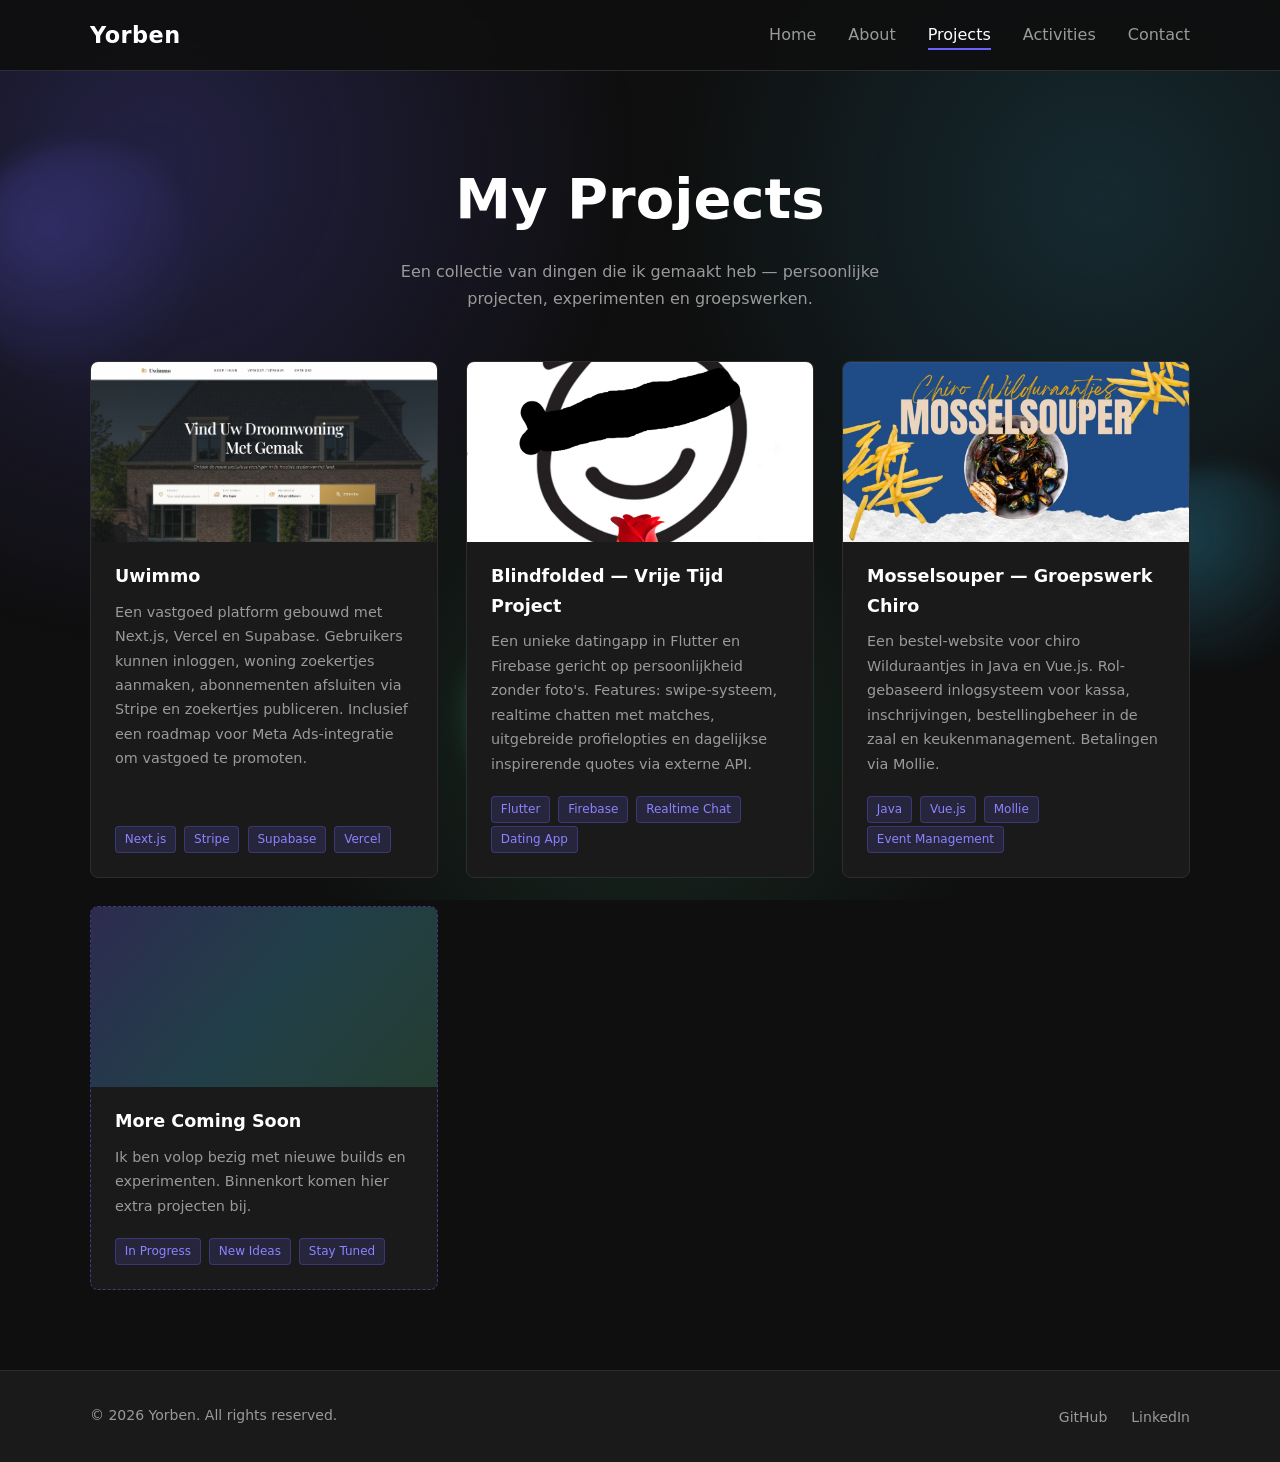
<file: pages/projects.html>
<!DOCTYPE html>
<html lang="en">
<head>
  <meta charset="UTF-8" />
  <meta name="viewport" content="width=device-width, initial-scale=1.0" />
  <title>Projects | Yorben</title>
  <link rel="stylesheet" href="../css/style.css" />
  <link rel="icon" type="image/jpeg" href="/assets/images/istockphoto-1335407682-612x612.jpg?v=2" />
</head>
<body class="projects-page">

  <div class="projects-bg" aria-hidden="true">
    <span class="projects-bg-orb orb-a"></span>
    <span class="projects-bg-orb orb-b"></span>
    <span class="projects-bg-orb orb-c"></span>
  </div>

  <!-- ===== Navigation ===== -->
  <header class="site-header">
    <div id="navbar-include"></div>
  </header>

  <!-- ===== Page Hero ===== -->
  <section class="projects-page-hero section">
    <div class="container">
      <h1>My Projects</h1>
      <p>Een collectie van dingen die ik gemaakt heb — persoonlijke projecten, experimenten en groepswerken.</p>

    </div>
  </section>

  <!-- ===== Projects Grid ===== -->
  <main class="container">
    <div class="projects-full-grid">

      <!-- Project 1: Uwimmo -->
      <article class="project-card">
        <div class="project-thumb" style="background-image: url('/assets/images/uwimmo.png'); background-size: cover; background-position: center;"></div>
        <div class="project-info">
          <h3>Uwimmo</h3>
          <p>
            Een vastgoed platform gebouwd met Next.js, Vercel en Supabase. Gebruikers kunnen inloggen,
            woning zoekertjes aanmaken, abonnementen afsluiten via Stripe en zoekertjes publiceren.
            Inclusief een roadmap voor Meta Ads-integratie om vastgoed te promoten.
          </p>
          <div>
            <span class="tag">Next.js</span>
            <span class="tag">Stripe</span>
            <span class="tag">Supabase</span>
            <span class="tag">Vercel</span>
          </div>
        </div>
      </article>

      <!-- Project 2: Blindfolded -->
      <article class="project-card">
        <div class="project-thumb" style="background-image: url('/assets/images/blindfolded_logo.png'); background-size: cover; background-position: center;"></div>
        <div class="project-info">
          <h3>Blindfolded — Vrije Tijd Project</h3>
          <p>
            Een unieke datingapp in Flutter en Firebase gericht op persoonlijkheid zonder foto's.
            Features: swipe-systeem, realtime chatten met matches, uitgebreide profielopties en
            dagelijkse inspirerende quotes via externe API.
          </p>
          <div>
            <span class="tag">Flutter</span>
            <span class="tag">Firebase</span>
            <span class="tag">Realtime Chat</span>
            <span class="tag">Dating App</span>
          </div>
        </div>
      </article>

      <!-- Project 3: Mosselsouper -->
      <article class="project-card">
        <div class="project-thumb" style="background-image: url('/assets/images/mosselsouper.png'); background-size: cover; background-position: center;"></div>
        <div class="project-info">
          <h3>Mosselsouper — Groepswerk Chiro</h3>
          <p>
            Een bestel-website voor chiro Wilduraantjes in Java en Vue.js. Rol-gebaseerd inlogsysteem voor
            kassa, inschrijvingen, bestellingbeheer in de zaal en keukenmanagement. Betalingen via Mollie.
          </p>
          <div>
            <span class="tag">Java</span>
            <span class="tag">Vue.js</span>
            <span class="tag">Mollie</span>
            <span class="tag">Event Management</span>
          </div>
        </div>
      </article>

      <!-- Project 4: More Coming Soon -->
      <article class="project-card project-card-soon">
        <div class="project-thumb placeholder-thumb project-thumb-soon"></div>
        <div class="project-info">
          <h3>More Coming Soon</h3>
          <p>
            Ik ben volop bezig met nieuwe builds en experimenten. Binnenkort komen hier extra projecten bij.
          </p>
          <div>
            <span class="tag">In Progress</span>
            <span class="tag">New Ideas</span>
            <span class="tag">Stay Tuned</span>
          </div>
        </div>
      </article>

    </div>
  </main>

  <!-- ===== Footer ===== -->
  <div id="footer-include"></div>

  <script src="../js/main.js"></script>
</body>
</html>
</file>
<file: css/style.css>
/* =============================================
   Global Reset & Variables
   ============================================= */
*, *::before, *::after {
  box-sizing: border-box;
  margin: 0;
  padding: 0;
}

:root {
  --clr-bg:        #0f0f0f;
  --clr-surface:   #1a1a1a;
  --clr-border:    #2d2d2d;
  --clr-accent:    #6c63ff;
  --clr-accent-lt: #8b84ff;
  --clr-text:      #e2e2e2;
  --clr-muted:     #9a9a9a;
  --clr-white:     #ffffff;

  --font-sans: 'Segoe UI', system-ui, -apple-system, sans-serif;
  --radius:    8px;
  --shadow:    0 4px 24px rgba(0, 0, 0, 0.4);
  --transition: 0.25s ease;
}

html {
  scroll-behavior: smooth;
}

body {
  font-family: var(--font-sans);
  background-color: var(--clr-bg);
  color: var(--clr-text);
  line-height: 1.7;
}

a {
  color: var(--clr-accent);
  text-decoration: none;
  transition: color var(--transition);
}

a:hover {
  color: var(--clr-accent-lt);
}

ul {
  list-style: none;
}

/* =============================================
   Layout Utilities
   ============================================= */
.container {
  width: min(90%, 1100px);
  margin-inline: auto;
}

.section {
  padding: 5rem 0;
}

.section-title {
  font-size: clamp(1.6rem, 4vw, 2.2rem);
  margin-bottom: 2.5rem;
  text-align: center;
  position: relative;
}

.section-title::after {
  content: '';
  display: block;
  width: 48px;
  height: 4px;
  background: var(--clr-accent);
  border-radius: 2px;
  margin: 0.5rem auto 0;
}

.center-link {
  text-align: center;
  margin-top: 2.5rem;
}

/* =============================================
   Buttons
   ============================================= */
.btn {
  display: inline-block;
  padding: 0.65rem 1.5rem;
  border-radius: var(--radius);
  font-size: 0.95rem;
  font-weight: 600;
  cursor: pointer;
  transition: background var(--transition), color var(--transition), transform var(--transition);
}

.btn-primary {
  background: var(--clr-accent);
  color: var(--clr-white);
  border: 2px solid var(--clr-accent);
}

.btn-primary:hover {
  background: var(--clr-accent-lt);
  border-color: var(--clr-accent-lt);
  color: var(--clr-white);
  transform: translateY(-2px);
}

.btn-outline {
  background: transparent;
  color: var(--clr-accent);
  border: 2px solid var(--clr-accent);
}

.btn-outline:hover {
  background: var(--clr-accent);
  color: var(--clr-white);
  transform: translateY(-2px);
}

.btn-sm {
  padding: 0.4rem 1rem;
  font-size: 0.85rem;
  background: var(--clr-accent);
  color: var(--clr-white);
  border: 2px solid var(--clr-accent);
}

.btn-sm:hover {
  background: var(--clr-accent-lt);
  border-color: var(--clr-accent-lt);
  color: var(--clr-white);
}

/* =============================================
   Header / Navigation
   ============================================= */
.site-header {
  position: sticky;
  top: 0;
  z-index: 100;
  background: rgba(15, 15, 15, 0.9);
  backdrop-filter: blur(10px);
  border-bottom: 1px solid var(--clr-border);
}

.nav-wrapper {
  display: flex;
  align-items: center;
  justify-content: space-between;
  padding: 1rem 0;
}

.logo {
  font-size: 1.4rem;
  font-weight: 700;
  color: var(--clr-white);
  letter-spacing: 0.5px;
}

.logo:hover {
  color: var(--clr-accent-lt);
}

.main-nav ul {
  display: flex;
  gap: 2rem;
}

.main-nav a {
  color: var(--clr-muted);
  font-weight: 500;
  padding: 0.25rem 0;
  border-bottom: 2px solid transparent;
  transition: color var(--transition), border-color var(--transition);
}

.main-nav a.nav-cta {
  background: var(--clr-accent);
  color: var(--clr-white);
  border: 1px solid var(--clr-accent);
  border-bottom: none;
  border-radius: 999px;
  padding: 0.5rem 1rem;
  box-shadow: 0 10px 20px rgba(108, 99, 255, 0.18);
}

.main-nav a.nav-cta:hover,
.main-nav a.nav-cta.active {
  background: var(--clr-accent-lt);
  border-color: var(--clr-accent-lt);
  color: var(--clr-white);
}

.main-nav a:hover,
.main-nav a.active {
  color: var(--clr-white);
  border-bottom-color: var(--clr-accent);
}

/* Hamburger */
.nav-toggle {
  display: none;
  background: none;
  border: none;
  color: var(--clr-text);
  font-size: 1.5rem;
  cursor: pointer;
}

/* =============================================
   Hero
   ============================================= */
.hero {
  min-height: calc(100vh - 65px);
  display: flex;
  align-items: center;
  position: relative;
  overflow: hidden;
  background:
    radial-gradient(ellipse at 70% 40%, rgba(108, 99, 255, 0.16) 0%, transparent 60%),
    radial-gradient(circle at 18% 22%, rgba(139, 132, 255, 0.12) 0%, transparent 28%),
    linear-gradient(180deg, rgba(255, 255, 255, 0.02), rgba(255, 255, 255, 0));
  background-size: 100% 100%, 120% 120%, 100% 100%;
  animation: heroBackdropShift 18s ease-in-out infinite alternate;
}

.hero::before,
.hero::after {
  content: "";
  position: absolute;
  inset: auto;
  border-radius: 50%;
  filter: blur(24px);
  opacity: 0.55;
  pointer-events: none;
}

.hero::before {
  width: 18rem;
  height: 18rem;
  top: 12%;
  right: -4rem;
  background: radial-gradient(circle, rgba(108, 99, 255, 0.38) 0%, rgba(108, 99, 255, 0) 72%);
  animation: heroFloatA 14s ease-in-out infinite;
}

.hero::after {
  width: 16rem;
  height: 16rem;
  left: -2rem;
  bottom: 8%;
  background: radial-gradient(circle, rgba(139, 132, 255, 0.24) 0%, rgba(139, 132, 255, 0) 72%);
  animation: heroFloatB 18s ease-in-out infinite;
}

.hero-content {
  max-width: 640px;
  position: relative;
  z-index: 1;
}

.hero-content > * {
  animation: heroFadeUp 0.75s ease both;
}

.hero-content > *:nth-child(2) {
  animation-delay: 0.08s;
}

.hero-content > *:nth-child(3) {
  animation-delay: 0.16s;
}

.hero-content > *:nth-child(4) {
  animation-delay: 0.24s;
}

.hero-content > *:nth-child(5) {
  animation-delay: 0.32s;
}

.hero-eyebrow {
  display: inline-flex;
  align-items: center;
  gap: 0.45rem;
  padding: 0.38rem 0.8rem;
  margin-bottom: 1rem;
  border-radius: 999px;
  border: 1px solid rgba(108, 99, 255, 0.35);
  background: rgba(108, 99, 255, 0.12);
  color: var(--clr-accent-lt);
  font-size: 0.82rem;
  font-weight: 700;
  letter-spacing: 0.06em;
  text-transform: uppercase;
  box-shadow: 0 10px 24px rgba(0, 0, 0, 0.18);
}

.hero-greeting {
  font-size: 1.75rem;
  color: var(--clr-accent);
  font-weight: 600;
  letter-spacing: 1px;
  text-transform: uppercase;
  position: relative;
  display: inline-flex;
  align-items: center;
  gap: 0.6rem;
}

.hero-greeting::before {
  content: "";
  width: 0.55rem;
  height: 0.55rem;
  border-radius: 50%;
  background: var(--clr-accent-lt);
  box-shadow: 0 0 0 0 rgba(108, 99, 255, 0.45);
  animation: heroDotPulse 2.8s ease-in-out infinite;
}

.hero-name {
  font-size: clamp(2.9rem, 7.8vw, 5.25rem);
  font-weight: 800;
  line-height: 1.02;
  color: var(--clr-white);
  margin: 0.35rem 0 0.7rem;
  max-width: 10ch;
}

.hero-name::after {
  content: "";
  display: block;
  width: 92px;
  height: 4px;
  margin-top: 0.9rem;
  border-radius: 999px;
  background: linear-gradient(90deg, var(--clr-accent), rgba(108, 99, 255, 0.15));
  animation: heroUnderlinePulse 3.5s ease-in-out infinite;
}

.hero-tagline {
  font-size: clamp(1.02rem, 2.8vw, 1.2rem);
  color: var(--clr-muted);
  margin-bottom: 1.2rem;
  max-width: 58ch;
}

.hero-badges {
  display: flex;
  flex-wrap: wrap;
  gap: 0.7rem;
  margin-bottom: 2rem;
}

.hero-badges span {
  display: inline-flex;
  align-items: center;
  padding: 0.45rem 0.8rem;
  border-radius: 999px;
  border: 1px solid rgba(255, 255, 255, 0.08);
  background: rgba(255, 255, 255, 0.04);
  color: var(--clr-text);
  font-size: 0.82rem;
  font-weight: 600;
  backdrop-filter: blur(8px);
  animation: heroBadgePulse 6s ease-in-out infinite;
}

.hero-badges span:nth-child(2) {
  animation-delay: 0.8s;
}

.hero-badges span:nth-child(3) {
  animation-delay: 1.6s;
}

.hero-actions {
  display: flex;
  gap: 1rem;
  flex-wrap: wrap;
}

.hero-actions .btn-primary {
  animation: heroButtonBreath 4.5s ease-in-out infinite;
}

.hero-actions .btn-outline[href*="activities"] {
  position: relative;
  padding-right: 2.15rem;
}

.hero-actions .btn-outline[href*="activities"]::after {
  content: "↗";
  position: absolute;
  right: 0.8rem;
  top: 50%;
  transform: translateY(-50%);
  transition: transform var(--transition);
}

.hero-actions .btn-outline[href*="activities"]:hover::after {
  transform: translate(4px, -54%);
}

@keyframes heroFloatA {
  0%, 100% {
    transform: translate3d(0, 0, 0) scale(1);
  }
  50% {
    transform: translate3d(-18px, 14px, 0) scale(1.06);
  }
}

@keyframes heroFadeUp {
  from {
    opacity: 0;
    transform: translateY(14px);
  }
  to {
    opacity: 1;
    transform: translateY(0);
  }
}

@keyframes heroBackdropShift {
  0% {
    background-position: 0% 50%, 18% 22%, 0% 0%;
  }
  50% {
    background-position: 8% 44%, 24% 18%, 0% 0%;
  }
  100% {
    background-position: 0% 50%, 30% 28%, 0% 0%;
  }
}

@keyframes heroUnderlinePulse {
  0%, 100% {
    transform: scaleX(1);
    transform-origin: left center;
    opacity: 0.9;
  }
  50% {
    transform: scaleX(1.12);
    transform-origin: left center;
    opacity: 1;
  }
}

@keyframes heroFloatB {
  0%, 100% {
    transform: translate3d(0, 0, 0) scale(1);
  }
  50% {
    transform: translate3d(16px, -10px, 0) scale(1.08);
  }
}

@keyframes heroBadgePulse {
  0%, 100% {
    transform: translateY(0);
    box-shadow: 0 0 0 rgba(108, 99, 255, 0);
  }
  50% {
    transform: translateY(-2px);
    box-shadow: 0 0 24px rgba(108, 99, 255, 0.16);
  }
}

@keyframes heroDotPulse {
  0%, 100% {
    transform: scale(1);
    box-shadow: 0 0 0 0 rgba(108, 99, 255, 0.38);
  }
  50% {
    transform: scale(1.12);
    box-shadow: 0 0 0 10px rgba(108, 99, 255, 0);
  }
}

@keyframes heroButtonBreath {
  0%, 100% {
    box-shadow: 0 10px 20px rgba(108, 99, 255, 0.18);
    transform: translateY(0);
  }
  50% {
    box-shadow: 0 14px 28px rgba(108, 99, 255, 0.28);
    transform: translateY(-1px);
  }
}

@media (max-width: 640px) {
  .hero {
    min-height: auto;
    padding: 5rem 0 4rem;
  }

  .hero-actions {
    flex-direction: column;
    align-items: flex-start;
  }
}

/* =============================================
   Skills
   ============================================= */
.skills-section {
  background: var(--clr-surface);
}

.skills-grid {
  display: grid;
  grid-template-columns: repeat(auto-fit, minmax(200px, 1fr));
  gap: 1.5rem;
}

.skills-grid.skills-grid-fancy {
  grid-template-columns: repeat(auto-fit, minmax(260px, 1fr));
  gap: 1.25rem;
}

.skills-grid.skills-grid-featured {
  grid-template-columns: repeat(2, minmax(0, 1fr));
  gap: 1.5rem;
}

.skill-card {
  background: var(--clr-bg);
  border: 1px solid var(--clr-border);
  border-radius: var(--radius);
  padding: 1.75rem 1.5rem;
  text-align: left;
  transition: border-color var(--transition), transform var(--transition);
  position: relative;
  overflow: hidden;
}

.skill-card.skill-card-lg {
  padding: 2rem 1.85rem;
  min-height: 250px;
}

.skills-grid-fancy .skill-card::before {
  content: "";
  position: absolute;
  inset: 0;
  background: linear-gradient(135deg, rgba(108, 99, 255, 0.14), transparent 55%);
  pointer-events: none;
}

.skill-card:hover {
  border-color: var(--clr-accent);
  transform: translateY(-5px);
  box-shadow: var(--shadow);
}

.skill-icon {
  font-size: 2rem;
  display: block;
  margin-bottom: 0.75rem;
}

.skill-card h3 {
  font-size: 1.06rem;
  font-weight: 800;
  margin-bottom: 0.35rem;
  color: var(--clr-white);
}

.skill-card p {
  font-size: 0.875rem;
  color: var(--clr-muted);
}

.skill-heading {
  display: flex;
  align-items: center;
  gap: 0.72rem;
  margin-bottom: 0.35rem;
}

.skill-heading h3 {
  margin-bottom: 0;
}

.skill-badge {
  width: 2.15rem;
  height: 2.15rem;
  display: inline-flex;
  align-items: center;
  justify-content: center;
  border-radius: 0.75rem;
  background: linear-gradient(145deg, rgba(108, 99, 255, 0.24), rgba(108, 99, 255, 0.08));
  border: 1px solid rgba(108, 99, 255, 0.35);
  font-size: 1.05rem;
  box-shadow: 0 8px 18px rgba(0, 0, 0, 0.22);
  animation: skillBadgeFloat 3.6s ease-in-out infinite;
}

.skill-card-lg:nth-child(2) .skill-badge {
  animation-delay: 0.4s;
}

.skill-card-lg:nth-child(3) .skill-badge {
  animation-delay: 0.8s;
}

.skill-card-lg:nth-child(4) .skill-badge {
  animation-delay: 1.2s;
}

.skill-meta {
  margin-bottom: 0.85rem;
  font-size: 0.82rem;
  letter-spacing: 0.02em;
  text-transform: uppercase;
}

.skill-pills {
  display: flex;
  flex-wrap: wrap;
  gap: 0.45rem;
}

.skill-pill {
  display: inline-flex;
  align-items: center;
  padding: 0.4rem 0.72rem;
  border-radius: 999px;
  border: 1px solid rgba(108, 99, 255, 0.35);
  background: rgba(108, 99, 255, 0.14);
  color: var(--clr-accent-lt);
  font-size: 0.8rem;
  font-weight: 600;
  line-height: 1.2;
  transition: transform var(--transition), border-color var(--transition), background-color var(--transition);
}

.skill-card-lg:hover .skill-pill {
  border-color: rgba(108, 99, 255, 0.55);
  background: rgba(108, 99, 255, 0.2);
}

@keyframes skillBadgeFloat {
  0% {
    transform: translateY(0px);
  }
  50% {
    transform: translateY(-4px);
  }
  100% {
    transform: translateY(0px);
  }
}

@media (max-width: 768px) {
  .skills-grid.skills-grid-featured {
    grid-template-columns: 1fr;
  }

  .skill-card.skill-card-lg {
    min-height: auto;
    padding: 1.6rem 1.25rem;
  }
}

/* =============================================
   Projects Preview
   ============================================= */
.projects-grid {
  display: grid;
  grid-template-columns: repeat(auto-fit, minmax(280px, 1fr));
  gap: 1.75rem;
}

.project-card-link {
  display: block;
  text-decoration: none;
  color: inherit;
}

.project-card {
  background: var(--clr-surface);
  border: 1px solid var(--clr-border);
  border-radius: var(--radius);
  overflow: hidden;
  transition: border-color var(--transition), box-shadow var(--transition), transform var(--transition);
  display: flex;
  flex-direction: column;
  height: 100%;
}

.project-card-link:hover .project-card {
  border-color: var(--clr-accent);
  box-shadow: var(--shadow);
  transform: translateY(-4px);
}

.project-card:hover {
  border-color: var(--clr-accent);
  box-shadow: var(--shadow);
  transform: translateY(-4px);
}

.project-thumb {
  width: 100%;
  height: 180px;
  object-fit: cover;
  background-size: cover;
  background-position: center;
  background-repeat: no-repeat;
}

.placeholder-thumb {
  background: linear-gradient(135deg, var(--clr-border) 0%, var(--clr-accent) 100%) !important;
  opacity: 0.4;
}

.project-info {
  padding: 1.25rem 1.5rem 1.5rem;
  display: flex;
  flex-direction: column;
  flex: 1;
}

.project-info h3 {
  font-size: 1.1rem;
  font-weight: 700;
  color: var(--clr-white);
  margin-bottom: 0.5rem;
}

.project-info p {
  font-size: 0.9rem;
  color: var(--clr-muted);
  margin-bottom: 1rem;
}

.project-info > div {
  margin-top: auto;
}

/* Tags (used in projects page) */
.tag {
  display: inline-block;
  background: rgba(108, 99, 255, 0.15);
  color: var(--clr-accent-lt);
  border: 1px solid rgba(108, 99, 255, 0.3);
  border-radius: 4px;
  font-size: 0.75rem;
  padding: 0.15rem 0.55rem;
  margin: 0.2rem 0.2rem 0 0;
}

/* =============================================
   Contact
   ============================================= */
.contact-section {
  background: var(--clr-surface);
}

.contact-wrapper {
  max-width: 640px;
}

.contact-intro {
  color: var(--clr-muted);
  margin-bottom: 2rem;
  text-align: center;
}

.contact-form {
  display: flex;
  flex-direction: column;
  gap: 1.25rem;
}

.form-group {
  display: flex;
  flex-direction: column;
  gap: 0.4rem;
}

.form-group label {
  font-size: 0.9rem;
  font-weight: 600;
  color: var(--clr-text);
}

.form-group input,
.form-group textarea {
  background: var(--clr-bg);
  border: 1px solid var(--clr-border);
  border-radius: var(--radius);
  color: var(--clr-text);
  font-family: var(--font-sans);
  font-size: 0.95rem;
  padding: 0.65rem 0.9rem;
  transition: border-color var(--transition);
  resize: vertical;
}

.form-group input:focus,
.form-group textarea:focus {
  outline: none;
  border-color: var(--clr-accent);
}

/* Form feedback message */
.form-message {
  font-size: 0.9rem;
  padding: 0.6rem 1rem;
  border-radius: var(--radius);
  display: none;
}

.form-message.success {
  display: block;
  background: rgba(72, 199, 142, 0.15);
  color: #48c78e;
  border: 1px solid rgba(72, 199, 142, 0.3);
}

.form-message.error {
  display: block;
  background: rgba(255, 99, 99, 0.15);
  color: #ff6363;
  border: 1px solid rgba(255, 99, 99, 0.3);
}

/* =============================================
   Footer
   ============================================= */
.site-footer {
  background: var(--clr-surface);
  border-top: 1px solid var(--clr-border);
  padding: 2rem 0;
}

.footer-inner {
  display: flex;
  align-items: center;
  justify-content: space-between;
  flex-wrap: wrap;
  gap: 1rem;
}

.footer-inner p {
  font-size: 0.875rem;
  color: var(--clr-muted);
}

.social-links {
  display: flex;
  gap: 1.5rem;
}

.social-links a {
  font-size: 0.875rem;
  color: var(--clr-muted);
  transition: color var(--transition);
}

.social-links a:hover {
  color: var(--clr-accent-lt);
}

/* =============================================
   About Page Specific
   ============================================= */
.about-hero {
  padding: 5rem 0 3rem;
}

.about-grid {
  display: grid;
  grid-template-columns: 1fr 2fr;
  gap: 3rem;
  align-items: start;
}

.about-avatar {
  width: 100%;
  aspect-ratio: 1;
  border-radius: var(--radius);
  object-fit: cover;
}

.avatar-placeholder {
  border-radius: var(--radius);
  width: 100%;
  aspect-ratio: 1;
  opacity: 1;
  background: none !important;
}

img.avatar-placeholder {
  opacity: 1;
  background: none !important;
  object-fit: cover;
}

.about-text h2 {
  font-size: 1.6rem;
  font-weight: 700;
  color: var(--clr-white);
  margin-bottom: 1rem;
}

.about-text p {
  color: var(--clr-muted);
  margin-bottom: 1rem;
}

.timeline {
  margin-top: 2rem;
  border-left: 2px solid var(--clr-border);
  padding-left: 1.5rem;
  display: flex;
  flex-direction: column;
  gap: 1.5rem;
}

.timeline-item {
  position: relative;
}

.timeline-item::before {
  content: '';
  position: absolute;
  left: -1.85rem;
  top: 0.4rem;
  width: 10px;
  height: 10px;
  border-radius: 50%;
  background: var(--clr-accent);
}

.timeline-date {
  font-size: 0.8rem;
  font-weight: 600;
  color: var(--clr-accent);
  text-transform: uppercase;
  letter-spacing: 0.5px;
}

.timeline-title {
  font-size: 1rem;
  font-weight: 700;
  color: var(--clr-white);
  margin: 0.2rem 0;
}

.timeline-desc {
  font-size: 0.875rem;
  color: var(--clr-muted);
}

/* =============================================
   Projects Page Specific
   ============================================= */
.projects-page-hero {
  padding: 5rem 0 3rem;
  text-align: center;
}

.projects-page-hero h1 {
  font-size: clamp(2rem, 6vw, 3.5rem);
  font-weight: 800;
  color: var(--clr-white);
}

.projects-page-hero p {
  color: var(--clr-muted);
  max-width: 540px;
  margin: 0.75rem auto 0;
}

.projects-page {
  position: relative;
  overflow-x: clip;
}

.projects-bg {
  position: fixed;
  inset: 0;
  pointer-events: none;
  z-index: -1;
  background:
    radial-gradient(circle at 12% 18%, rgba(108, 99, 255, 0.22), transparent 36%),
    radial-gradient(circle at 86% 22%, rgba(61, 207, 255, 0.14), transparent 34%),
    radial-gradient(circle at 50% 82%, rgba(91, 255, 177, 0.1), transparent 38%);
}

.projects-bg-orb {
  position: absolute;
  border-radius: 50%;
  filter: blur(10px);
  opacity: 0.45;
  animation: projectsOrbFloat 16s ease-in-out infinite alternate;
}

.projects-bg-orb.orb-a {
  width: 240px;
  height: 240px;
  top: 16%;
  left: -40px;
  background: radial-gradient(circle at 35% 35%, rgba(108, 99, 255, 0.55), rgba(108, 99, 255, 0.04) 70%);
}

.projects-bg-orb.orb-b {
  width: 200px;
  height: 200px;
  top: 52%;
  right: -36px;
  background: radial-gradient(circle at 35% 35%, rgba(61, 207, 255, 0.5), rgba(61, 207, 255, 0.05) 72%);
  animation-delay: 1.4s;
}

.projects-bg-orb.orb-c {
  width: 220px;
  height: 220px;
  bottom: 8%;
  left: 36%;
  background: radial-gradient(circle at 35% 35%, rgba(91, 255, 177, 0.45), rgba(91, 255, 177, 0.04) 74%);
  animation-delay: 2.8s;
}

@keyframes projectsOrbFloat {
  0% {
    transform: translateY(0) scale(1);
  }
  50% {
    transform: translateY(-18px) scale(1.04);
  }
  100% {
    transform: translateY(14px) scale(0.98);
  }
}

.projects-full-grid {
  display: grid;
  grid-template-columns: repeat(auto-fit, minmax(300px, 1fr));
  gap: 1.75rem;
  padding-bottom: 5rem;
}

.project-card-soon {
  border-style: dashed;
  border-color: rgba(108, 99, 255, 0.45);
}

.project-thumb-soon {
  background: linear-gradient(130deg, rgba(108, 99, 255, 0.28), rgba(61, 207, 255, 0.24), rgba(91, 255, 177, 0.18)) !important;
  opacity: 0.85;
}

/* =============================================
   Activities Page Specific
   ============================================= */
.activities-page-hero {
  padding: 5rem 0 3rem;
  text-align: center;
  background: radial-gradient(circle at top, rgba(108, 99, 255, 0.15), transparent 58%);
}

.activities-page-hero h1 {
  font-size: clamp(2rem, 6vw, 3.5rem);
  font-weight: 800;
  color: var(--clr-white);
}

.activities-page-hero p {
  color: var(--clr-muted);
  max-width: 680px;
  margin: 0.9rem auto 0;
}

.activities-page-intro {
  margin-top: 0.75rem;
  color: var(--clr-muted);
  font-size: 0.95rem;
}

.activities-section {
  padding: 0 0 4rem;
}

.activity-section-heading {
  margin-bottom: 1.4rem;
}

.activity-section-heading h2 {
  font-size: 1.5rem;
  font-weight: 800;
  color: var(--clr-white);
  margin-bottom: 0.35rem;
}

.activity-section-heading p {
  color: var(--clr-muted);
  max-width: 700px;
}

.activity-grid {
  display: grid;
  grid-template-columns: repeat(auto-fit, minmax(280px, 1fr));
  gap: 1.5rem;
}

@media (min-width: 992px) {
  .activity-grid.activity-grid-three {
    grid-template-columns: repeat(3, minmax(0, 1fr));
  }
}

.activity-card {
  position: relative;
  background: linear-gradient(180deg, rgba(108, 99, 255, 0.06), transparent 28%), var(--clr-surface);
  border: 1px solid var(--clr-border);
  border-radius: var(--radius);
  padding: 1.5rem;
  overflow: hidden;
  transition: border-color var(--transition), box-shadow var(--transition), transform var(--transition);
}

.activity-card::before {
  content: '';
  position: absolute;
  inset: 0 auto auto 0;
  width: 100%;
  height: 4px;
  background: linear-gradient(90deg, var(--clr-accent), rgba(108, 99, 255, 0.1));
}

.activity-card:hover {
  border-color: var(--clr-accent);
  box-shadow: var(--shadow);
  transform: translateY(-4px);
}

.activity-card-header {
  display: flex;
  align-items: flex-start;
  justify-content: space-between;
  gap: 1rem;
  margin-bottom: 1rem;
}

.activity-category {
  display: inline-flex;
  align-items: center;
  gap: 0.4rem;
  padding: 0.35rem 0.75rem;
  border-radius: 999px;
  border: 1px solid rgba(108, 99, 255, 0.3);
  background: rgba(108, 99, 255, 0.15);
  color: var(--clr-accent-lt);
  font-size: 0.72rem;
  font-weight: 700;
  letter-spacing: 0.4px;
  text-transform: uppercase;
}

.activity-date {
  font-size: 0.8rem;
  color: var(--clr-muted);
  white-space: nowrap;
}

.activity-card h3 {
  font-size: 1.1rem;
  font-weight: 700;
  color: var(--clr-white);
  margin-bottom: 0.7rem;
}

.activity-card p {
  font-size: 0.92rem;
  color: var(--clr-muted);
  margin-bottom: 1rem;
}

.activity-card .tag {
  margin-top: 0.15rem;
}

/* =============================================
   Responsive
   ============================================= */
@media (max-width: 768px) {
  .nav-toggle {
    display: block;
  }

  .main-nav {
    display: none;
    position: absolute;
    top: 65px;
    left: 0;
    right: 0;
    background: var(--clr-surface);
    border-bottom: 1px solid var(--clr-border);
    padding: 1rem 0;
  }

  .main-nav.open {
    display: block;
  }

  .main-nav ul {
    flex-direction: column;
    align-items: center;
    gap: 1.25rem;
  }

  .main-nav a.nav-cta {
    padding: 0.55rem 1.15rem;
  }

  .about-grid {
    grid-template-columns: 1fr;
  }

  .footer-inner {
    flex-direction: column;
    text-align: center;
  }
}
</file>
